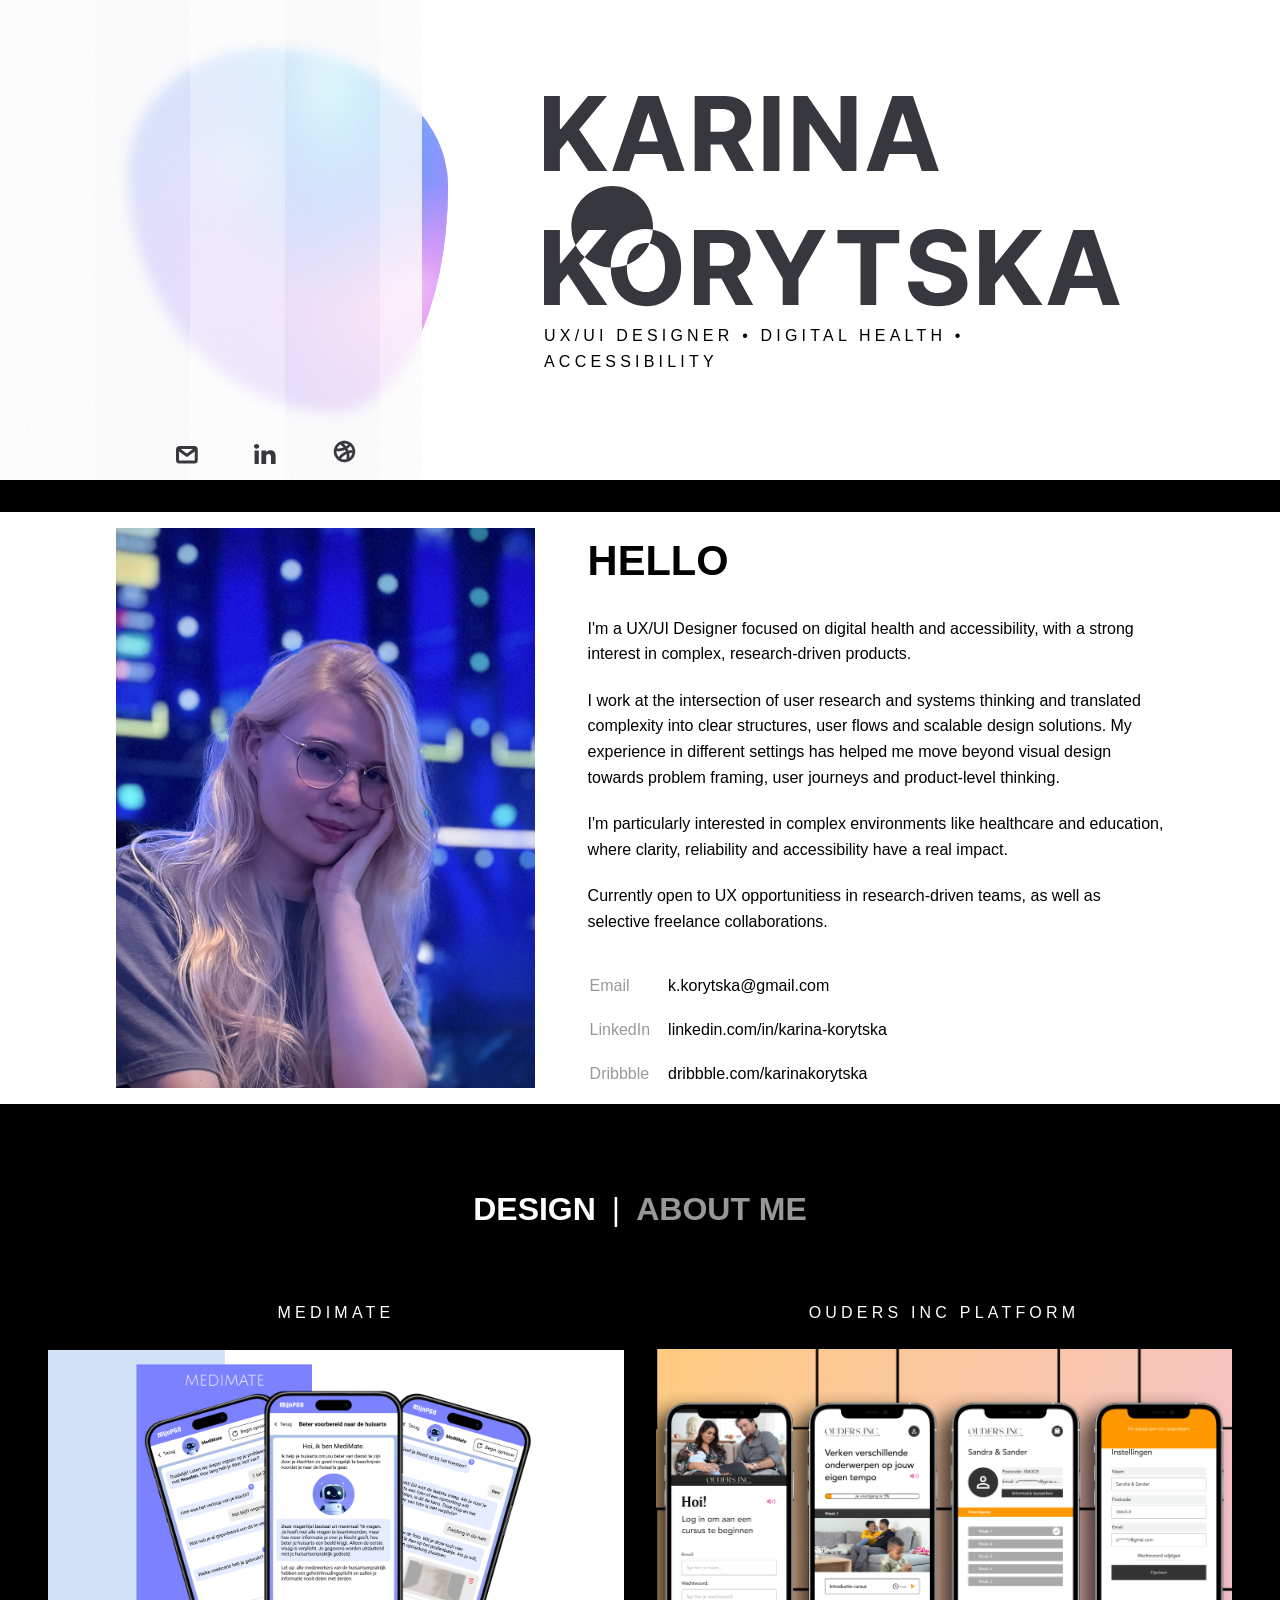
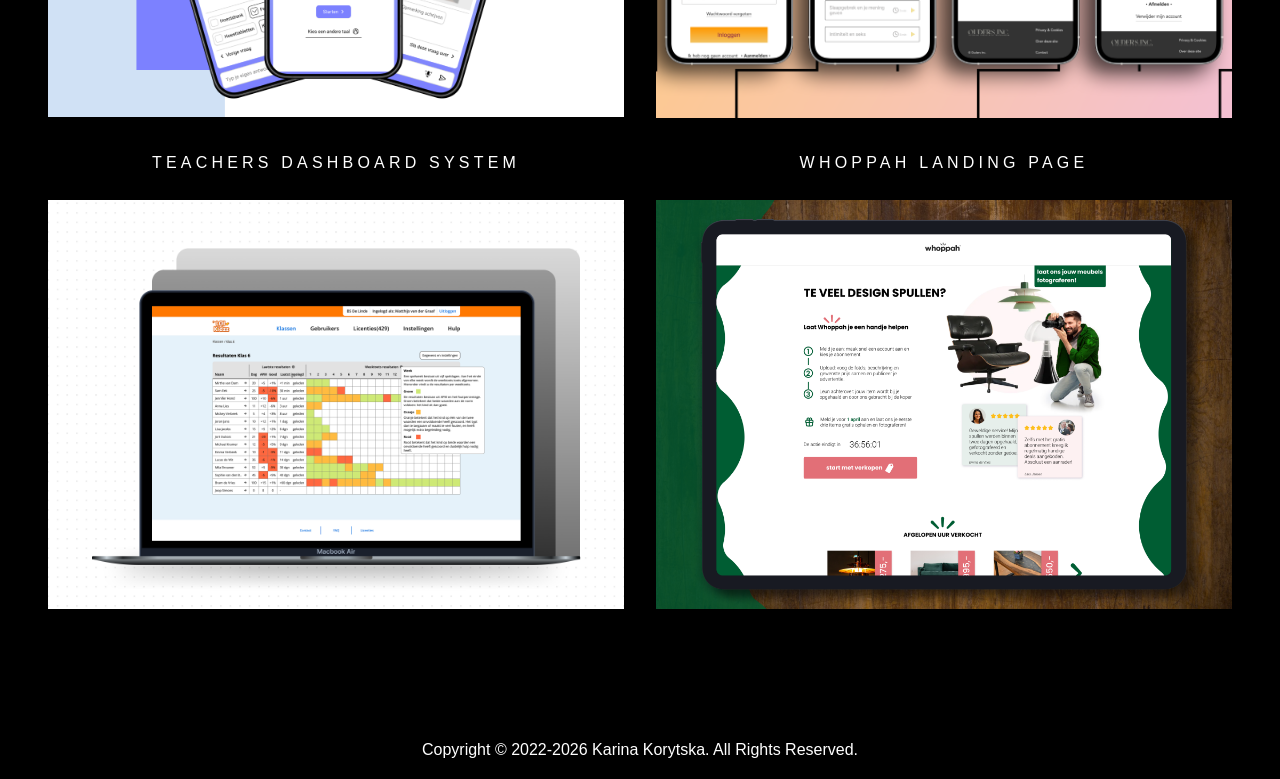
<file: index.html>
<!DOCTYPE html>
<html lang="en">
<head>
    <meta charset="UTF-8">
    <meta name="viewport" content="width=device-width, initial-scale=1.0">
    <title>Karina Korytska</title>
    <link href="styles/style.css" rel="stylesheet" />
      <link
      rel="icon"
      type="image/svg+xml"
      href="./assets/icons/karina-korytska-logo.svg"
    />
</head>
<body>
  <a class="skip-link" href="#works-panel">
  Skip to projects </a>

 <header class="header">
        <section class="header-bg" aria-hidden="true">
          <div class="scene">
      <div class="blob" id="blob">
        <div class="blob__surface"></div>
        <div class="blob__shine"></div>
        <div class="blob__grain"></div>
      </div>

      <div class="curtain" aria-hidden="true">
        <div class="curtain__bands"></div>
        <div class="curtain__texture"></div>
      </div>
    </div>
        </section>
        <section class="header-intro">
           
         <section class="section-intro">
            <span class="visually-hidden">Karina Koryska</span>
            <img src="assets/icons/karina-korytska-logo.svg" alt="" aria-hidden="true">
           <h1>
            <span aria-hidden="true">
              UX/UI Designer • Digital Health • Accessibility
            </span>

            <span class="sr-only">
              Karina Korytska - UX/UI Designer, Digital Health, Accessibility
            </span>
            </h1>
        </section>

         <section class="nav-section">
          <section class="nav-links">
            <ul>
              <li>
                <button  data-email="k.korytska@gmail.com"  aria-label="Copy email address of Karina Korytska" class="copy-email" id="copy-email"
                type="button"
                ><img src="./assets/icons/mail-icon.svg" alt=""
                />
              </button>
              <span class="tooltip copy-tooltip" id="copy-tooltip" aria-hidden="true">Copy email</span>
              </li>
              <li>
                <a href="https://www.linkedin.com/in/karina-korytska/" target="_blank" aria-label="Karina Korytska on LinkedIn"
                  ><img src="./assets/icons/linkedin-logo.svg" alt=""
                /></a>
                <span class="tooltip" aria-hidden="true">View LinkedIn</span>
              </li>
              <li>
                <a href="https://dribbble.com/karinakorytska" target="_blank"  aria-label="Karina Korytska on Dribbble"
                  ><img src="./assets/icons/dribbble-logo.svg" alt=""
                />
              <span class="tooltip" aria-hidden="true">View Dribbble</span>
              </a>
              </li>
            </ul>
          </section>

        </section>

        </section>
    </header>
   
    <div class="decoration-line" aria-hidden="true"></div>
    <main>
        <section class="container">
        <img src="./assets/pictures/me.png" alt="Picture of Karina Korytska" />
        <section class="about-me">
          <h2>Hello</h2>
          <p>
            I'm a UX/UI Designer focused on digital health and accessibility, with a strong interest in complex, research-driven products.
          </p>
          <p>
            I work at the intersection of user research and systems thinking and translated complexity into clear structures, user flows and scalable design solutions. My experience in different settings has helped me move beyond visual design towards problem framing, user journeys and product-level thinking.
          </p>
          <p>
            I'm particularly interested in complex environments like healthcare and education, where clarity, reliability and accessibility have a real impact.
          </p>
          <p>
            Currently open to UX opportunitiess in research-driven teams, as well as selective freelance collaborations.            </p>
          
          <section class="contact-section" aria-hidden="true" >
            <table>
              <tr>
                <td>Email</td>
                <td>k.korytska@gmail.com</td>
              </tr>
              <tr>
                <td>LinkedIn</td>
                <td>linkedin.com/in/karina-korytska</td>
              </tr>
              <tr>
                <td>Dribbble</td>
                <td>dribbble.com/karinakorytska</td>
              </tr>
            </table>
          </section>
        </section>
      </section>

    </main>


    <section class="skills-section">
      <div id="overviewContainer" class="button-container" role="tablist" aria-label="Content sections"
>
        <button id="designBtn" class="active" role="tab" aria-selected="true" aria-controls="works-panel">Design</button>
        <span aria-hidden="true">|</span>
        <button id="aboutMeBtn" role="tab" aria-selected="false" aria-controls="experience-panel">About me</button>
      </div>

    

      <section class="works" id="works-panel" role="tabpanel" aria-labelledby="designBtn">
        <div class="works-container" id="worksSection">
          <a href="medimate.html#project">
            <h3>MediMate</h3>
            <img src="./assets/works/medimate/medimate-mockup.png" alt="Preview of MediMate healthcare app" />
          </a>
          <a href="ouders-inc.html#project">
            <h3>Ouders Inc Platform</h3>
            <img src="./assets/works/ouders-inc/oinc-mockup.png" alt="Preview of parenting platform web app" />
          </a>

          <a href="teachers-dashboard.html#project">
            <h3>Teachers Dashboard System</h3>
            <img src="./assets/works/docentenportaal/sss-mockup.png" alt="Preview of teachers dashboard" />
          </a>
          <a href="whoppah.html#project">
            <h3>Whoppah landing page</h3>
            <img src="./assets/works/whoppah/whoppah-mockup.png" alt="Preview of Whoppah landing page" />
          </a>   
        </div>
    </section>

   <section class="experience" id="experience-panel" role="tabpanel" aria-labelledby="aboutMeBtn" hidden>
        <div class="info-section">
          <section>
            <h3>Education</h3>
            <p class="bold">2026 - present</p>
            <ul>
              <li>
                Master Digital Design, Interaction Design, Amsterdam University of
                Applied Sciences
              </li>
            </ul>
            <p class="bold">2022 - 2026</p>
            <ul>
              <li>
                BSc in Communication and Multimedia Design, Amsterdam University of
                Applied Sciences
              </li>
            </ul>
            <p class="bold">2025 - 2025</p>
            <ul>
              <li>
                Clinical Psychology (Minor), 
                Open University of Open University of the Netherlands
              </li>
            </ul>
            <p class="bold">2024 - 2025</p>
            <ul>
              <li>
                Service Design (Minor), 
                Amsterdam University of Applied Sciences  
              </li>
            </ul>
            

          </section>

          <section>
            <h3>Courses</h3>
            <p class="bold">01.2025 - 07.2025</p>
            <ul>
              <li>
                Front-end Development Bootcamp, NOVI University of Applied Sciences
              </li>
            </ul>
            
             <p class="bold">04.2024 - 06.2024</p>
            <ul>
              <li> Front-end Development coursework, Amsterdam University of Applied Sciences </li>
            </ul>

            <p class="bold">03.2022 - 04.2022</p>
            <ul>
              <li>
                PathWays IT orientation program, Techgrounds 
              </li>
            </ul>
          </section>

         
          <section>
            <h3>Hard skills</h3>
             <h4>UX/UI & Design</h4>
            <ul>
              <li>User flows, wireframing, prototyping, responsive design</li>
            </ul>

            <h4>Research & Service Design</h4>
            <ul>
              <li>User interviews, usability testing, user observation, qualitative research</li>
            </ul>


             <h4>Accessibility</h4>
            <ul>
              <li>WCAG, accessible interface design, accessibility evaluation</li>
            </ul>


            <h4>Tools & Development</h4>
            <ul>
              <li>Figma</li>
              <li>HTML / CSS</li>
              <li>JavaScript (basic)</li>
              <li>React (basic)</li>
              <li>Power BI (basic)</li>
            </ul>


             <h4>Visual Design</h4>
            <ul>
              <li>Adobe Photoshop (basic)</li>
              <li>Adobe Illustrator</li>
              <li>Blender</li>
            </ul>
          </section>

           <section>
            <h3>Soft skills</h3>
            <h4>Empathetic & User-focused</h4>
            <ul>
              <li>Understanding different perspectives and user needs.</li>
            </ul>

            <h4>Collaborative</h4>
            <ul>
              <li>Working with stakeholders and developers to align ideas and solutions.</li>
            </ul>


            <h4>Research-driven</h4>
            <ul>
              <li>Using research and feedback to inform design decisions.</li>
            </ul>
            

            <h4>Analytical & Structured</h4>
            <ul>
              <li>Breaking down complex problems into clear, actionable steps.</li>
            </ul>
            
             <h4>Iterative & Adaptable</h4>
            <ul>
              <li>Refining concepts through testing, feedback and new insights.</li>
            </ul>
            
          </section>


          <section class="experience-container">
            <h3>Work experience</h3>

             <p class="bold">09.2025 - 02.2026</p>
            <h4>Independent UX/UI Designer</h4>
            <ul>
              <li>Analysed and improved the usability and accessibility of websites for GP practices.</li>
              <li>Identified UX issues, recommended and implemented practical improvements to make information easier to find and use.</li>             
            </ul>

            <p class="bold">01.2025 - 07.2025</p>
            <h4>UX/UI Designer intern at Organiq</h4>
            <ul>
              <li>Designed user flows and interfaces for a complex role-based digital school system.</li>
              <li>Collaborated closely with developers and stakeholders.</li>             
              <li>Conducted user testing and iterations based on feedback.</li>
              <li>Ensured technical feasibility and system logic throughout the design process.</li>
            </ul>

            <p class="bold">01.2024 - 06.2024</p>
            <h4>UX/UI Designer & 3D-Artist intern at Organiq</h4>
            <ul>
              <li>Redesigned and developed user flows for a course targeting expectant parents.</li>              
              <li>Analyzed and optimized existing features to enhance the overall user experience (UX).</li>              
              <li>Contributed to digital projects for children, focusing on UX and visual design.</li>
            </ul>

            <p class="bold">09.2023 - 11.2023</p>
            <h4>UX/UI intern at Think Volunteer Indonesia</h4>
            <ul>
              <li>Refreshed an outdated brand identity and designed a new website, validated through focus group testing.</li>
            </ul>

            <p class="bold">02.2023 - 06.2023</p>
            <h4>Participant UX Research - Registration Functionality, Amsterdam University of Applied Sciences</h4>
            <ul>
              <li>
                Conducted usability testing for a new educational system.
              </li>
            </ul>
          </section>   
        </div>
      </section>

    <footer>
      <section class="copyright"><p>Copyright © 2022-2026 Karina Korytska. All Rights Reserved.</p></section> </section>
    </footer>
</body>

<script defer src="scripts/script.js"></script>
</html>
</file>
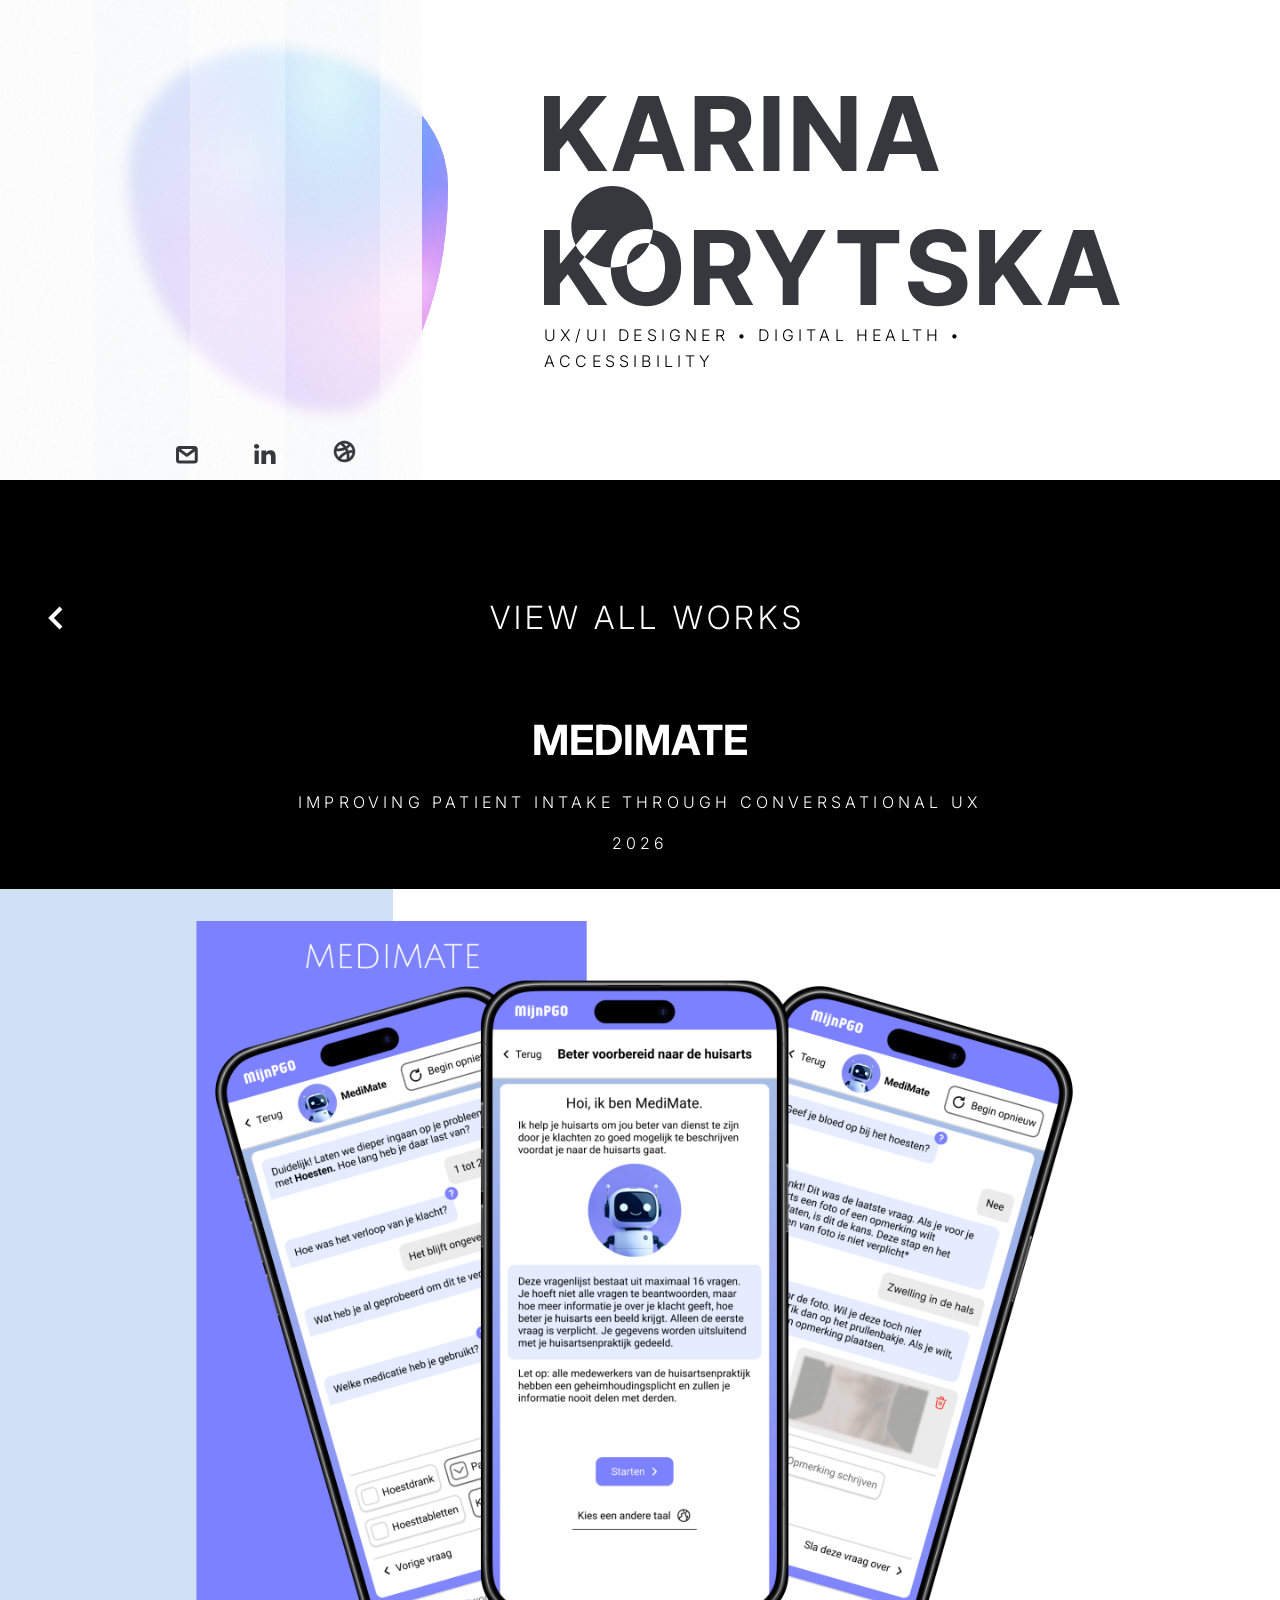
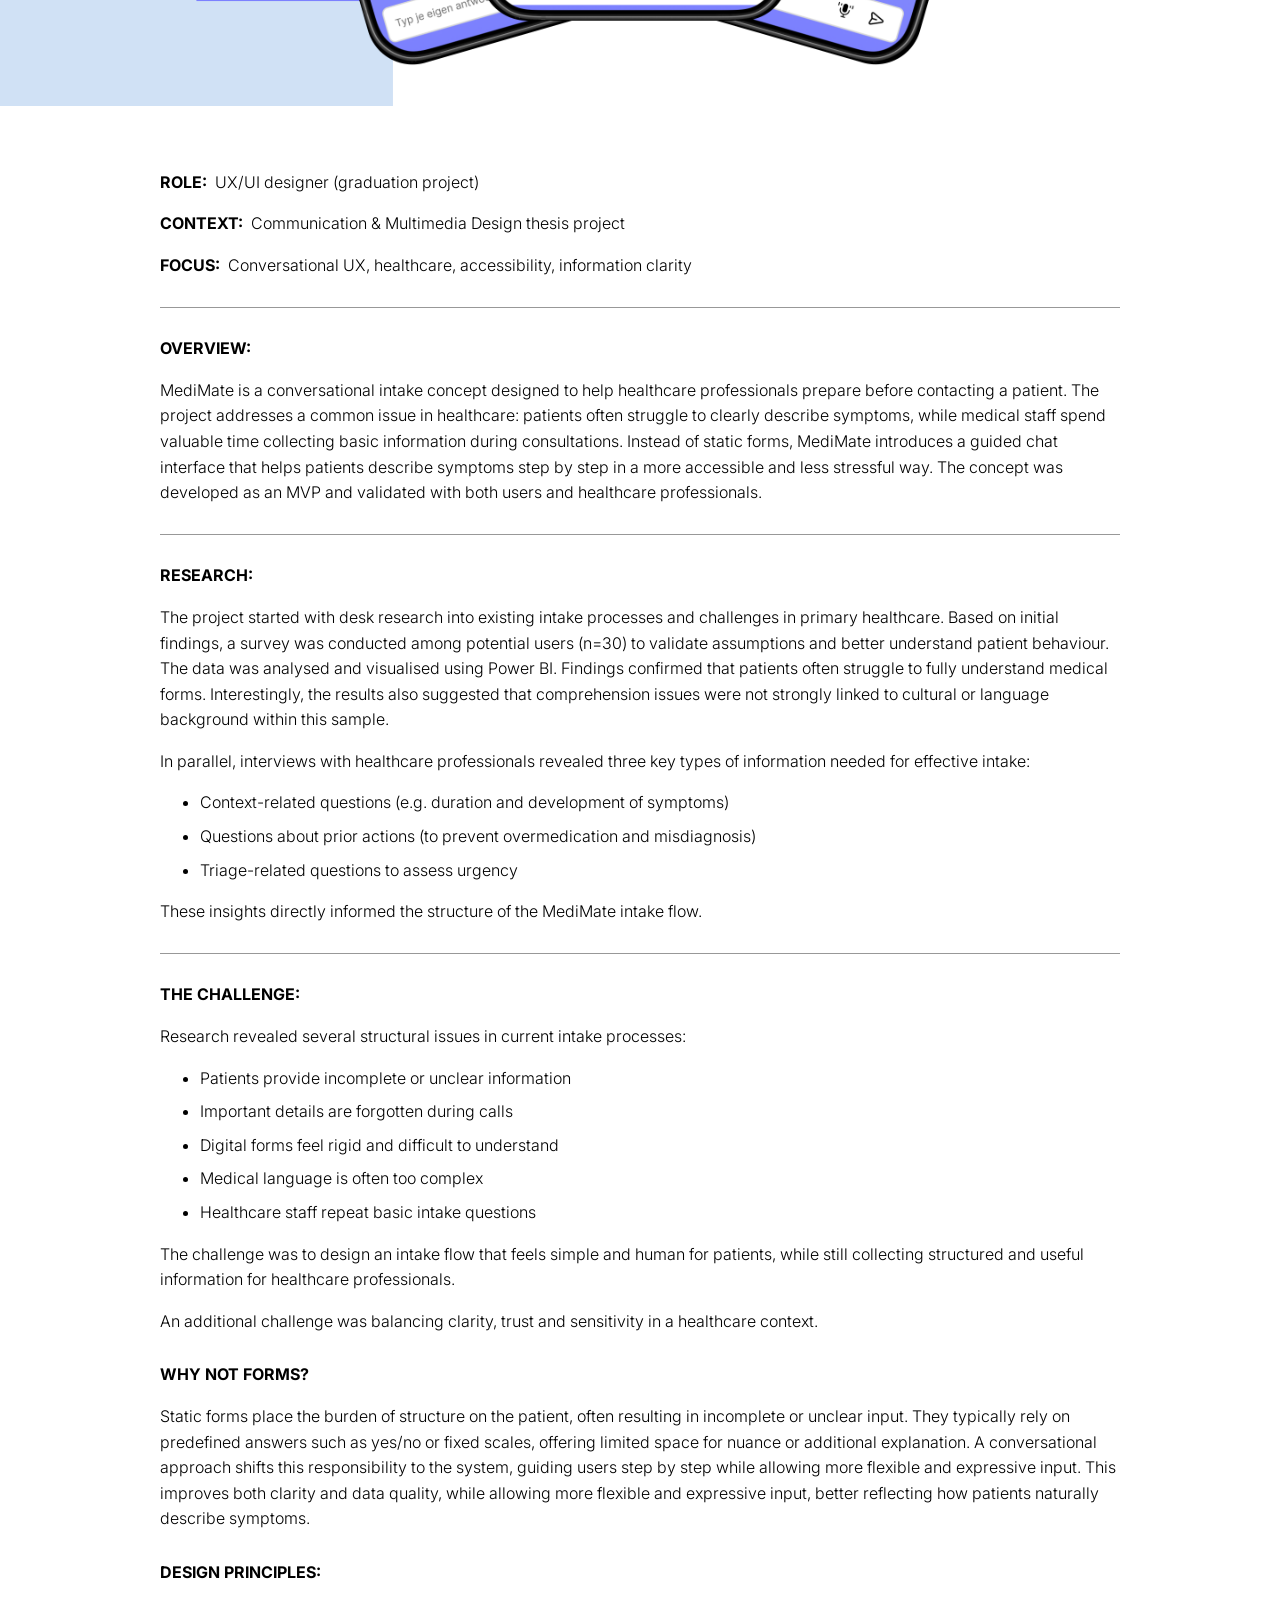
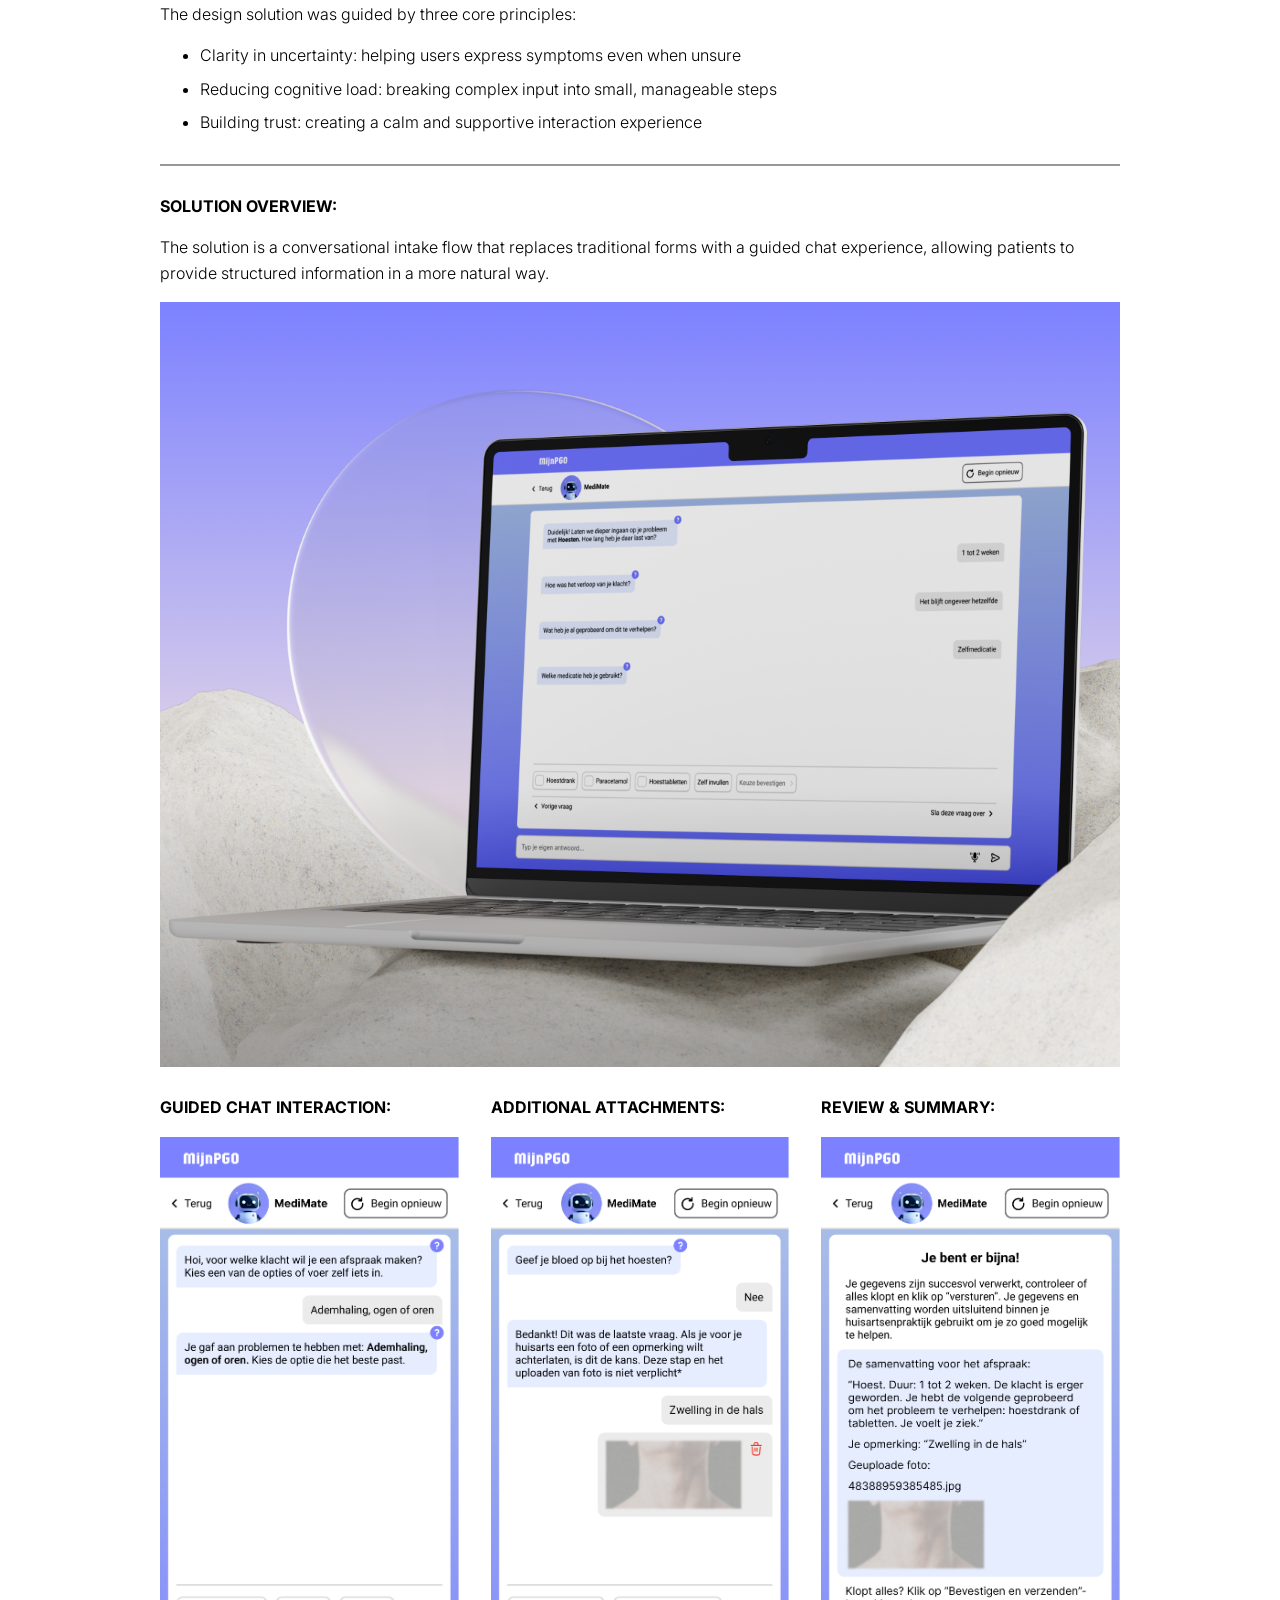
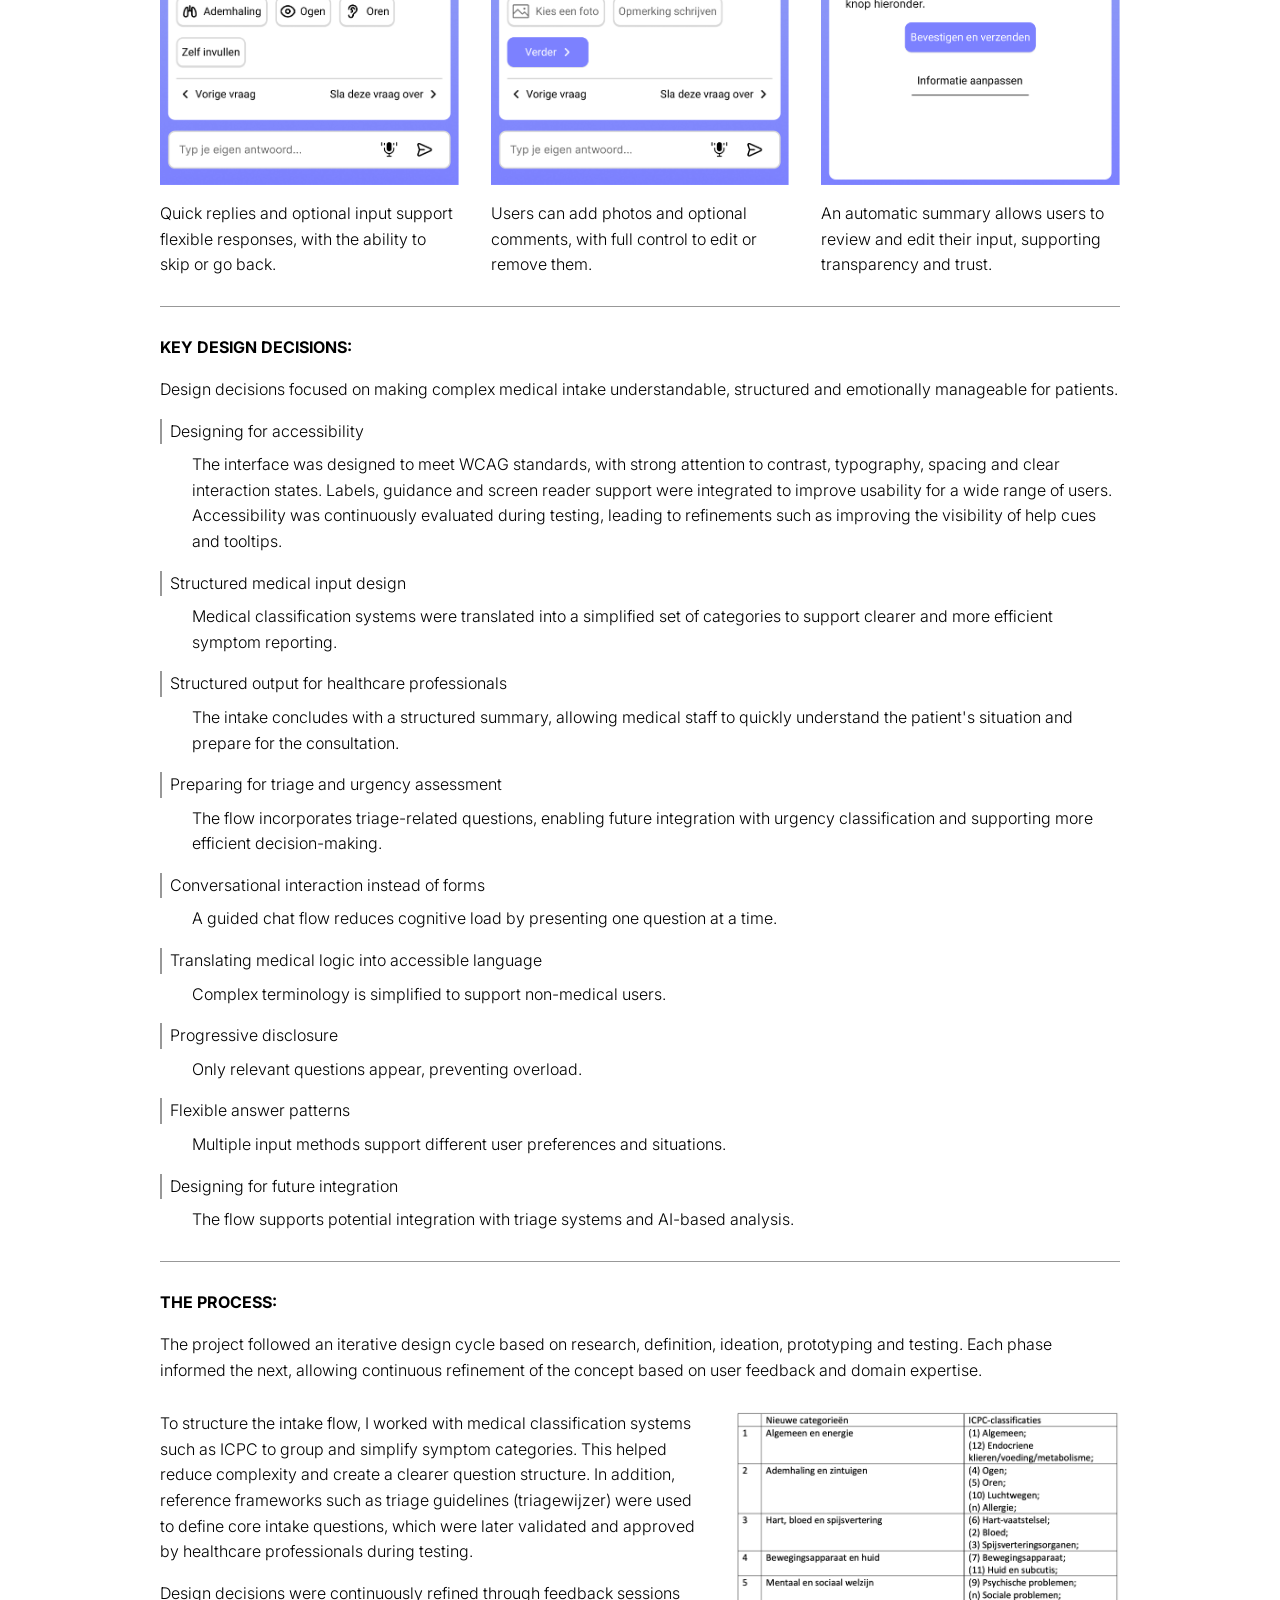
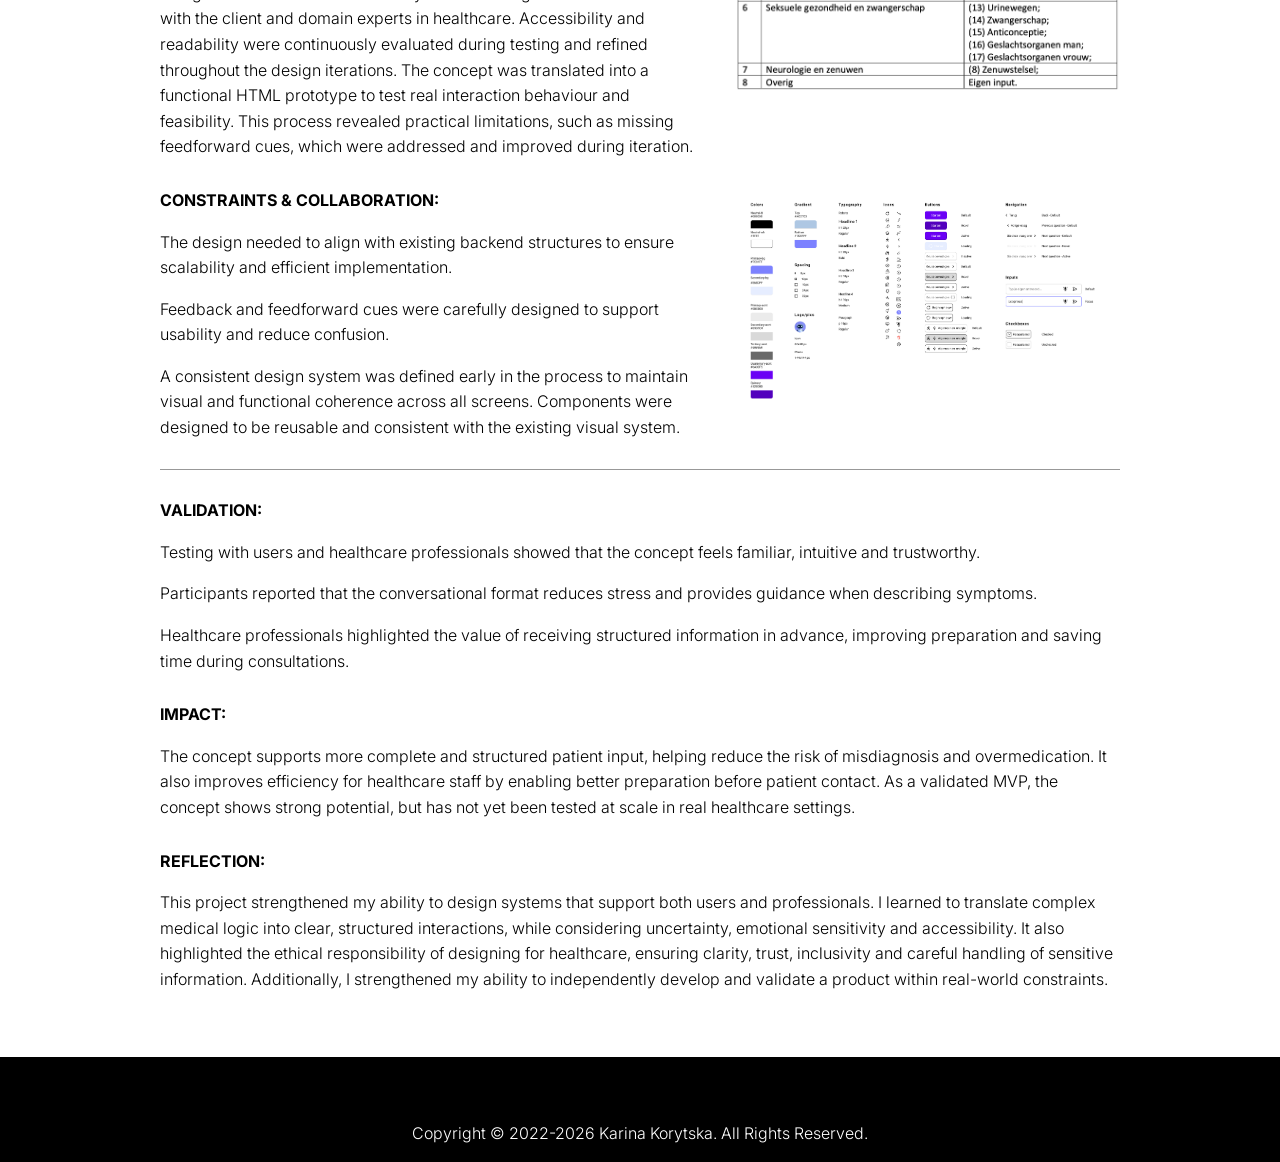
<file: medimate.html>
<!DOCTYPE html>
<html lang="en">
<head>
    <meta charset="UTF-8">
    <meta name="viewport" content="width=device-width, initial-scale=1.0">
    <title>Karina Korytska</title>
    <link href="styles/style.css" rel="stylesheet" />
      <link
      rel="icon"
      type="image/svg+xml"
      href="./assets/icons/karina-korytska-logo.svg"
    />
    <link rel="preconnect" href="https://fonts.googleapis.com">
<link rel="preconnect" href="https://fonts.gstatic.com" crossorigin>
<link href="https://fonts.googleapis.com/css2?family=Inter:ital,opsz,wght@0,14..32,100..900;1,14..32,100..900&display=swap" rel="stylesheet">
</head>
<body>
   <a class="skip-link" href="#project"> Skip to project </a>

 <header class="header">
        <section class="header-bg" aria-hidden="true">
          <div class="scene">
      <div class="blob" id="blob">
        <div class="blob__surface"></div>
        <div class="blob__shine"></div>
        <div class="blob__grain"></div>
      </div>

      <div class="curtain" aria-hidden="true">
        <div class="curtain__bands"></div>
        <div class="curtain__texture"></div>
      </div>
    </div>
        </section>
        <section class="header-intro">
           
         <section class="section-intro">
            <span class="visually-hidden">Karina Koryska</span>
            <img src="assets/icons/karina-korytska-logo.svg" alt="" aria-hidden="true">
           <h1>
            <span aria-hidden="true">
              UX/UI Designer • Digital Health • Accessibility
            </span>

            <span class="sr-only">
              Karina Korytska - UX/UI Designer, Digital Health, Accessibility
            </span>
            </h1>
        </section>

         <section class="nav-section">
          <section class="nav-links">
            <ul>
              <li>
                <button  data-email="k.korytska@gmail.com"  aria-label="Copy email address of Karina Korytska" class="copy-email" id="copy-email"
                type="button"
                ><img src="./assets/icons/mail-icon.svg" alt=""
                />
              </button>
              <span class="tooltip copy-tooltip" id="copy-tooltip" aria-hidden="true">Copy email</span>
              </li>
              <li>
                <a href="https://www.linkedin.com/in/karina-korytska/" target="_blank" aria-label="Karina Korytska on LinkedIn"
                  ><img src="./assets/icons/linkedin-logo.svg" alt=""
                /></a>
                <span class="tooltip" aria-hidden="true">View LinkedIn</span>
              </li>
              <li>
                <a href="https://dribbble.com/karinakorytska" target="_blank"  aria-label="Karina Korytska on Dribbble"
                  ><img src="./assets/icons/dribbble-logo.svg" alt=""
                />
              <span class="tooltip" aria-hidden="true">View Dribbble</span>
              </a>
              </li>
            </ul>
          </section>

        </section>

        </section>
    </header>
 <div class="decoration-line" aria-hidden="true"></div>
    <main class="visually-hidden" hidden>
        <div class="container">
        <img src="./assets/pictures/me.png" alt="Picture of Karina Korytska" />
        <section class="about-me">
          <h1>Hello</h1>
          <p>
            I'm a UX/UI Designer focused on digital health and accessibility, with a strong interest in complex, research-driven products.
          </p>
          <p>
            I work at the intersection of user research and systems thinking and translated complexity into clear structures, user flows and scalable design solutions. During my studies, I combined an accelerated graduation track with 1.5 years of professional experience, which helped me move beyond visual design into problem framing, user journeys and product-level thinking.
          </p>
          <p>
            I'm particularly interested in designing for complex environments like healthcare and education, where clarity, reliability and accessibility have a real impact.
          </p>
          <p>
            Currently open to junior UX roles in research-driven teams, as well as selective freelance collaborations.            </p>
          
          <section class="contact-section">
            <table>
              <tr>
                <td>e-mail</td>
                <td>k.korytska@gmail.com</td>
              </tr>
              <tr>
                <td>LinkedIn</td>
                <td>linkedin.com/in/karina-korytska</td>
              </tr>
              <tr>
                <td>Dribbble</td>
                <td>dribbble.com/karinakorytska</td>
              </tr>
            </table>
          </section>
        </section>
      </div>

    </main>


    <section class="skills-section">
      <div id="detailContainer" class="button-container">
        <a id="designReturnBtn" class="active return-button" href="index.html#works" aria-label="Navigate to all works">
          <img src="./assets/icons/arrow-back-white.svg" alt="" aria-hidden="true"/>
          <span class="nav-title">View all works</span>
        </a>
      </div>

      <section class="works">
   
      <section class="work" id="project">
        <div>
            <section class="work-intro">
              <h2>Medimate</h2>
              <h3>Improving patient intake through conversational UX</h3>   
              <p class="project-year">2026</p>
            </section>
            <section>
            <img src="./assets/works/medimate/medimate-mockup.png" alt="MediMate app interface preview on mobile device" />
            </section>
            
            <section class="process-section">
            <section class="context">
                <section>
                <h4>Role:</h4><p>UX/UI designer (graduation project)</p>
                </section>
                <section>
                <h4>Context:</h4><p>Communication & Multimedia Design thesis project</p>
                </section>
                <section>
                <h4>Focus:</h4><p>Conversational UX, healthcare, accessibility, information clarity</p>
            </section>
            </section>

            <div class="decoration-line line-ouders" aria-hidden="true"></div>

            <section class="article">
                <h4>Overview:</h4><p>MediMate is a conversational intake concept designed to help healthcare professionals prepare before contacting a patient. The project addresses a common issue in healthcare: patients often struggle to clearly describe symptoms, while medical staff spend valuable time collecting basic information during consultations. Instead of static forms, MediMate introduces a guided chat interface that helps patients describe symptoms step by step in a more accessible and less stressful way. The concept was developed as an MVP and validated with both users and healthcare professionals.</p>
            </section>

             <div class="decoration-line line-ouders" aria-hidden="true"></div>
             <section class="article">
                <h4>Research:</h4><p>The project started with desk research into existing intake processes and challenges in primary healthcare. Based on initial findings, a survey was conducted among potential users (n=30) to validate assumptions and better understand patient behaviour. The data was analysed and visualised using Power BI. Findings confirmed that patients often struggle to fully understand medical forms. Interestingly, the results also suggested that comprehension issues were not strongly linked to cultural or language background within this sample.</p>
                <p>In parallel, interviews with healthcare professionals revealed three key types of information needed for effective intake:</p>
                <ol>
                  <li>Context-related questions (e.g. duration and development of symptoms)</li>
                  <li>Questions about prior actions (to prevent overmedication and misdiagnosis)</li>
                  <li>Triage-related questions to assess urgency</li>
                </ol>
                <p>These insights directly informed the structure of the MediMate intake flow.</p>
            </section>

            <div class="decoration-line line-ouders" aria-hidden="true"></div>
 
            <section class="article">
                <h4>The challenge:</h4>
                <p>Research revealed several structural issues in current intake processes:</p>
                <ol>
                  <li>Patients provide incomplete or unclear information</li>
                  <li>Important details are forgotten during calls</li>
                  <li>Digital forms feel rigid and difficult to understand</li>
                  <li>Medical language is often too complex</li>
                  <li>Healthcare staff repeat basic intake questions</li>
                </ol>
                <p>The challenge was to design an intake flow that feels simple and human for patients, while still collecting structured and useful information for healthcare professionals.</p>
                <p>An additional challenge was balancing clarity, trust and sensitivity in a healthcare context.</p>
            </section>

            <section class="article">
              <h4>Why not forms?</h4>
              <p>Static forms place the burden of structure on the patient, often resulting in incomplete or unclear input. They typically rely on predefined answers such as yes/no or fixed scales, offering limited space for nuance or additional explanation. A conversational approach shifts this responsibility to the system, guiding users step by step while allowing more flexible and expressive input. This improves both clarity and data quality, while allowing more flexible and expressive input, better reflecting how patients naturally describe symptoms.</p>            
            </section>

             <section class="article">
                <h4>Design Principles:</h4>
              <p>The design solution was guided by three core principles:</p>
              <ol>
                <li>Clarity in uncertainty: helping users express symptoms even when unsure</li>
                <li>Reducing cognitive load: breaking complex input into small, manageable steps</li>
                <li>Building trust: creating a calm and supportive interaction experience</li>
              </ol>
            </section>

            <div class="decoration-line line-ouders" aria-hidden="true"></div>

            <section class="article">
                <h4>Solution Overview:</h4>
                <p>The solution is a conversational intake flow that replaces traditional forms with a guided chat experience, allowing patients to provide structured information in a more natural way.</p>
                <img src="assets/works/medimate/medimate-desktop-mockup.png" alt="MediMate desktop web application mockup showing chat interface">
            </section>

            <section class="horizontal-process-container">
              <article class="article">
                <h4>Guided chat interaction:</h4>
                <img src="assets/works/medimate/medimate-screen-interaction.png" alt="Chat-based interaction flow with quick replies and optional free text input">
                <p>Quick replies and optional input support flexible responses, with the ability to skip or go back.</p>
              </article>
              <article class="article">
                <h4>Additional attachments:</h4>
                <img src="assets/works/medimate/medimate-screen-attachments.png" alt="Screen for adding attachments such as photos and comments">
                <p>Users can add photos and optional comments, with full control to edit or remove them.</p>
              </article>
              <article class="article">
                <h4>Review & summary:</h4>
                <img src="assets/works/medimate/medimate-screen-summary.png" alt="Review screen showing summary of user input before submission with edit options">
                <p>An automatic summary allows users to review and edit their input, supporting transparency and trust.</p>
              </article>
            </section>

            <div class="decoration-line line-ouders" aria-hidden="true"></div>

              <section class="article">
                <h4>Key design decisions:</h4>
                <section class="article">
                <p>Design decisions focused on making complex medical intake understandable, structured and emotionally manageable for patients.</p>
                <section class="article-list">
                    <p>Designing for accessibility</p>
                    <p>The interface was designed to meet WCAG standards, with strong attention to contrast, typography, spacing and clear interaction states. Labels, guidance and screen reader support were integrated to improve usability for a wide range of users. Accessibility was continuously evaluated during testing, leading to refinements such as improving the visibility of help cues and tooltips.</p>
                </section>

                <section class="article-list">
                    <p>Structured medical input design</p>
                    <p>Medical classification systems were translated into a simplified set of categories to support clearer and more efficient symptom reporting.</p>
                </section>

                <section class="article-list">
                    <p>Structured output for healthcare professionals</p>
                    <p>The intake concludes with a structured summary, allowing medical staff to quickly understand the patient's situation and prepare for the consultation.</p>
                </section>

                <section class="article-list">
                    <p>Preparing for triage and urgency assessment</p>
                    <p>The flow incorporates triage-related questions, enabling future integration with urgency classification and supporting more efficient decision-making.</p>
                </section>

                <section class="article-list">
                    <p>Conversational interaction instead of forms</p>
                    <p>A guided chat flow reduces cognitive load by presenting one question at a time.</p>
                </section>
                
                <section class="article-list">
                    <p>Translating medical logic into accessible language</p>
                    <p>Complex terminology is simplified to support non-medical users.</p>
                </section>

                <section class="article-list">
                    <p>Progressive disclosure</p>
                    <p>Only relevant questions appear, preventing overload.</p>
                </section>


                <section class="article-list">
                    <p>Flexible answer patterns</p>
                    <p>Multiple input methods support different user preferences and situations.</p>
                </section>

                 <section class="article-list">
                    <p>Designing for future integration</p>
                    <p>The flow supports potential integration with triage systems and AI-based analysis.</p>
                </section>

                </section>   
            </section>  

            <div class="decoration-line line-ouders" aria-hidden="true"></div>


            <section class="article">
                <h4>The process:</h4>
                <p>The project followed an iterative design cycle based on research, definition, ideation, prototyping and testing. Each phase informed the next, allowing continuous refinement of the concept based on user feedback and domain expertise.</p>
            </section>

            <section class="process-container">
              <section class="article">
                <p>
                  To structure the intake flow, I worked with medical classification systems such as ICPC to group and simplify symptom categories. This helped reduce complexity and create a clearer question structure. In addition, reference frameworks such as triage guidelines (triagewijzer) were used to define core intake questions, which were later validated and approved by healthcare professionals during testing.
                </p>
                <p>
                  Design decisions were continuously refined through feedback sessions with the client and domain experts in healthcare. Accessibility and readability were continuously evaluated during testing and refined throughout the design iterations. The concept was translated into a functional HTML prototype to test real interaction behaviour and feasibility. This process revealed practical limitations, such as missing feedforward cues, which were addressed and improved during iteration.
                </p>
              </section>
              <img class="img-s" src="assets/works/medimate/medimate-categories.png" alt="Medical category selection in a structured table">
            </section>

              <section class="process-container">
              <section class="article">
                <h4>Constraints & Collaboration:</h4>
                <p> 
                  The design needed to align with existing backend structures to ensure scalability and efficient implementation.
                </p>
                <p>
                  Feedback and feedforward cues were carefully designed to support usability and reduce confusion.
                </p>
                <p>
                  A consistent design system was defined early in the process to maintain visual and functional coherence across all screens. Components were designed to be reusable and consistent with the existing visual system.
                </p>
              </section>
              <img class="img-s" src="assets/works/medimate/medimate-design-system.png" alt="MediMate design system showing colors, typography, and UI components">
            </section>


            <div class="decoration-line line-ouders" aria-hidden="true"></div>


              <section class="article">
                    <h4>Validation:</h4>
                    <p>Testing with users and healthcare professionals showed that the concept feels familiar, intuitive and trustworthy.</p>
                    <p>
                      Participants reported that the conversational format reduces stress and provides guidance when describing symptoms.
                    </p>
                    <p>
                      Healthcare professionals highlighted the value of receiving structured information in advance, improving preparation and saving time during consultations.
                    </p>
              </section>

              <section class="article">
                    <h4>Impact:</h4>
                    <p>
                    The concept supports more complete and structured patient input, helping reduce the risk of misdiagnosis and overmedication. It also improves efficiency for healthcare staff by enabling better preparation before patient contact. As a validated MVP, the concept shows strong potential, but has not yet been tested at scale in real healthcare settings.  
                    </p>
              </section>

              <section class="article">
                    <h4>Reflection:</h4>
                    <p>
                      This project strengthened my ability to design systems that support both users and professionals. I learned to translate complex medical logic into clear, structured interactions, while considering uncertainty, emotional sensitivity and accessibility. It also highlighted the ethical responsibility of designing for healthcare, ensuring clarity, trust, inclusivity and careful handling of sensitive information. Additionally, I strengthened my ability to independently develop and validate a product within real-world constraints.
                    </p>
              </section>




            </section>
          </div>
    </section>



    <footer>
      <section class="copyright"><p>Copyright © 2022-2026 Karina Korytska. All Rights Reserved.</p></section> </section>
    </footer>
</body>

<script defer src="scripts/script.js"></script>
</html>
</file>
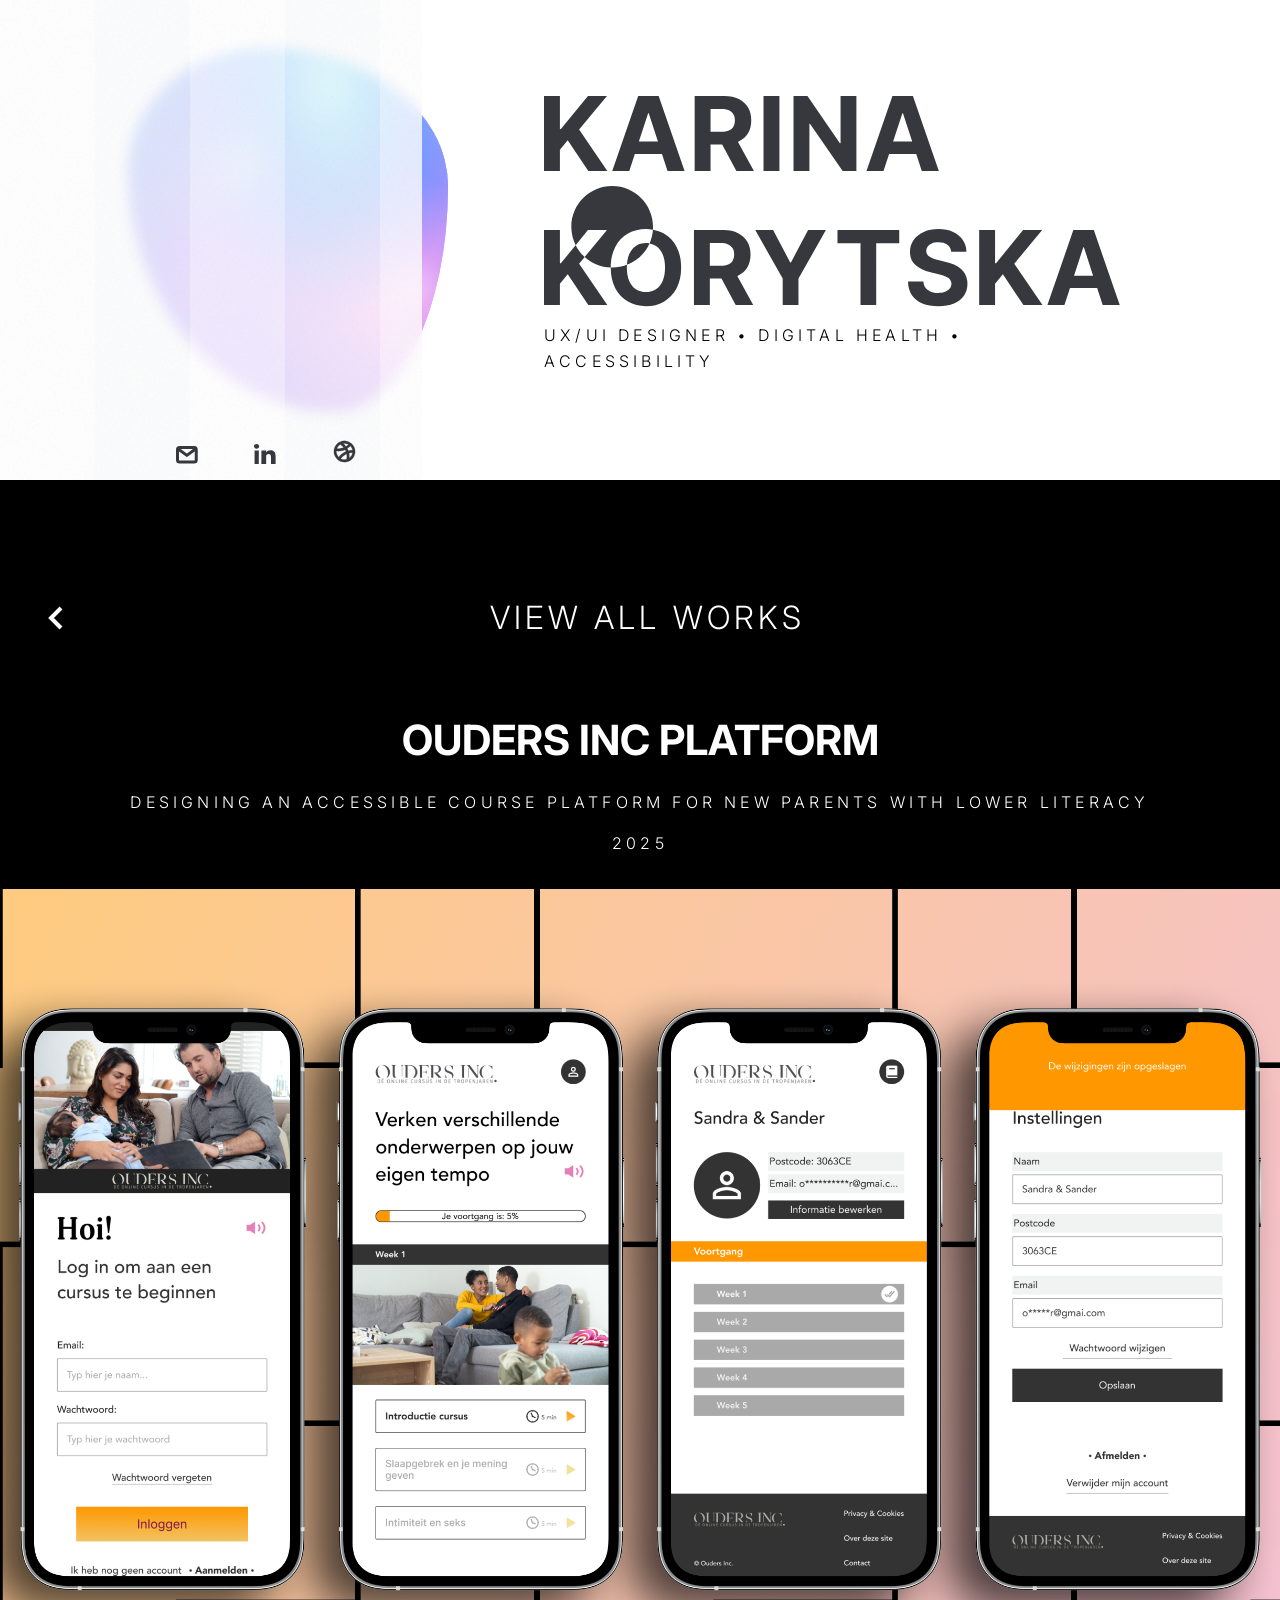
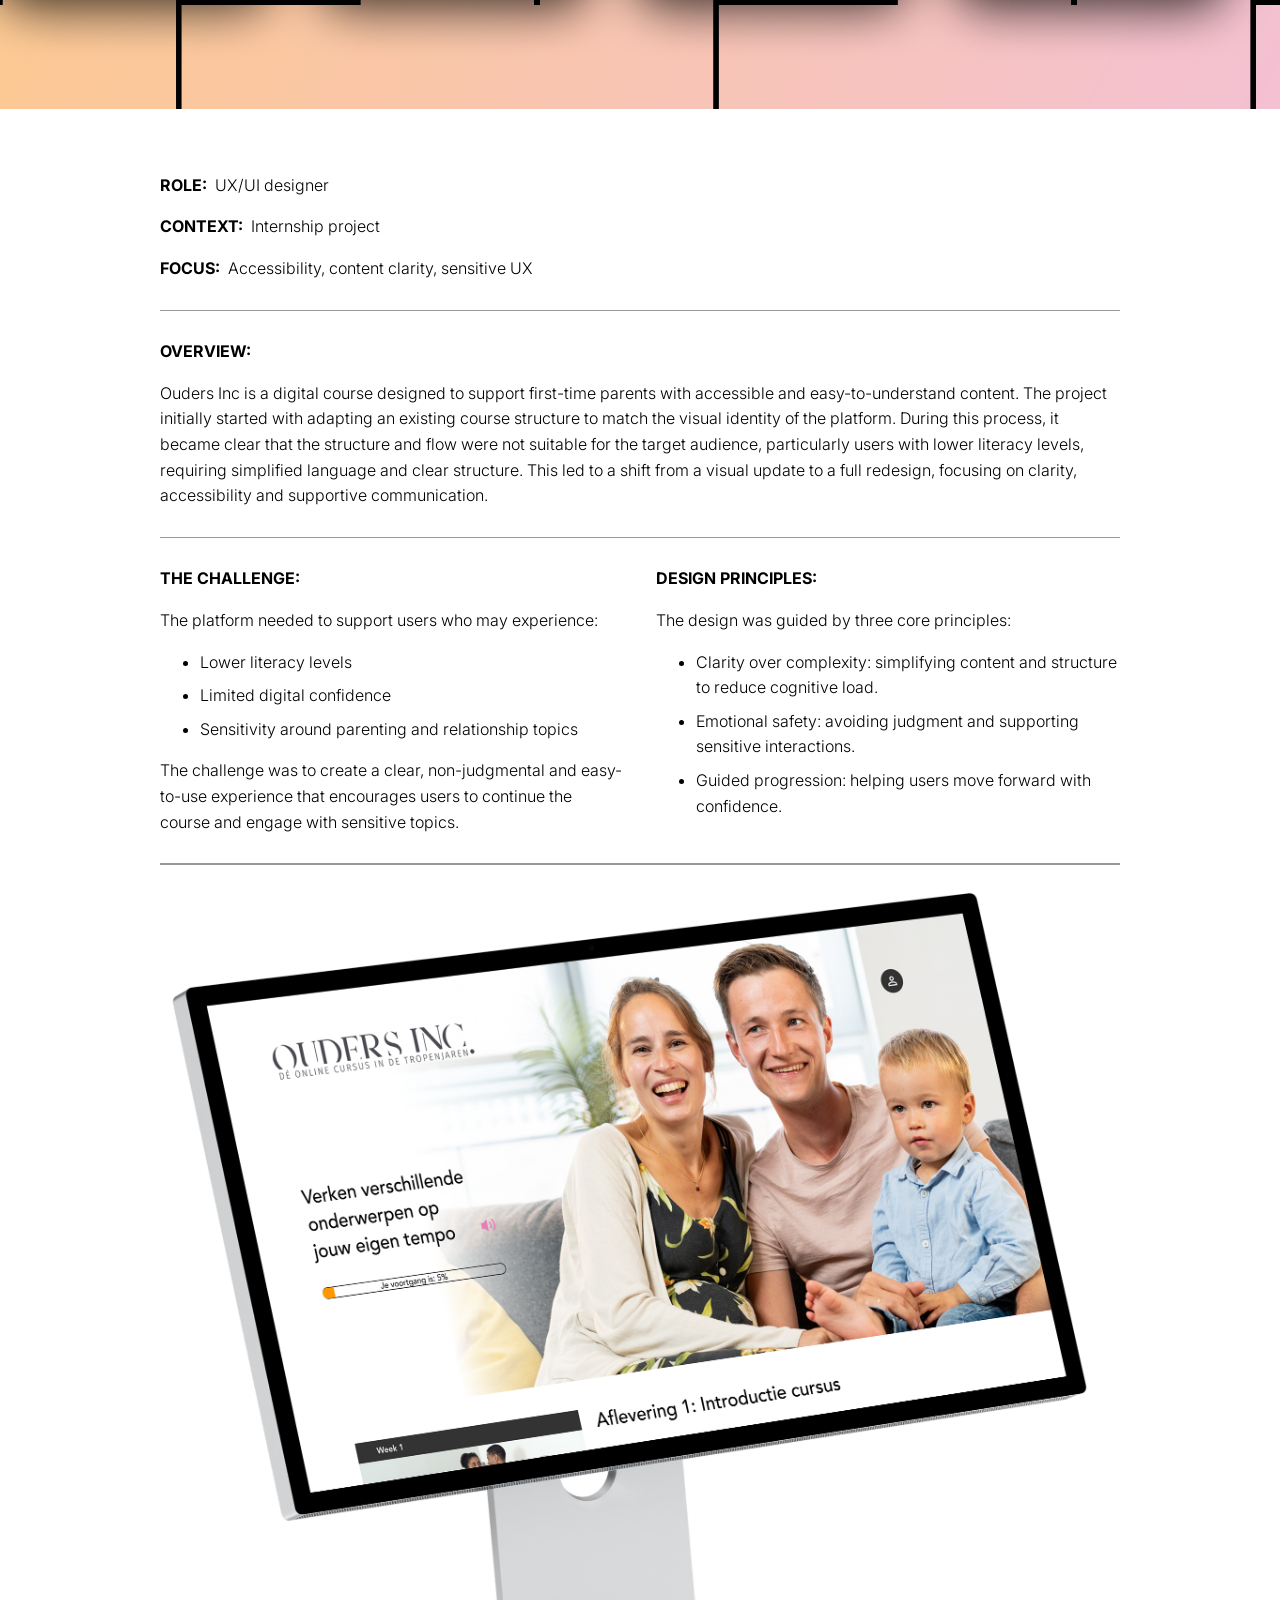
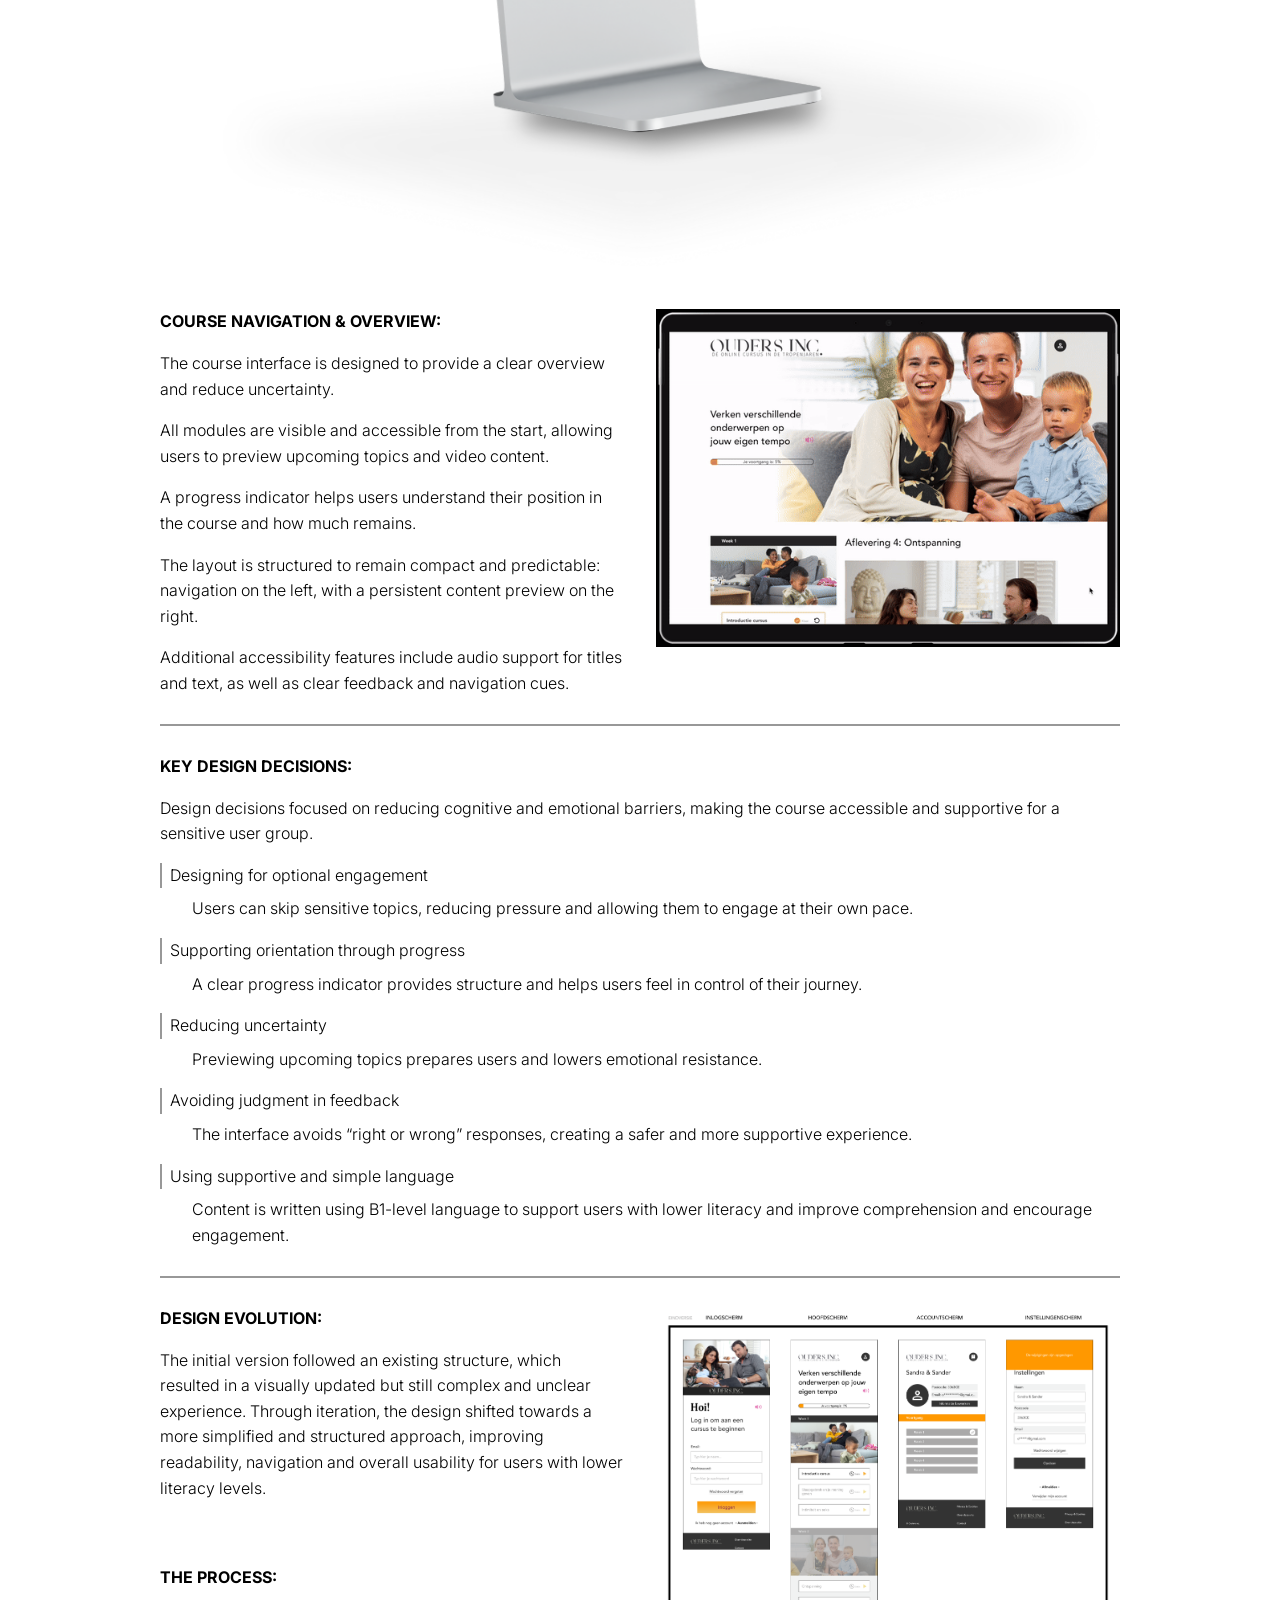
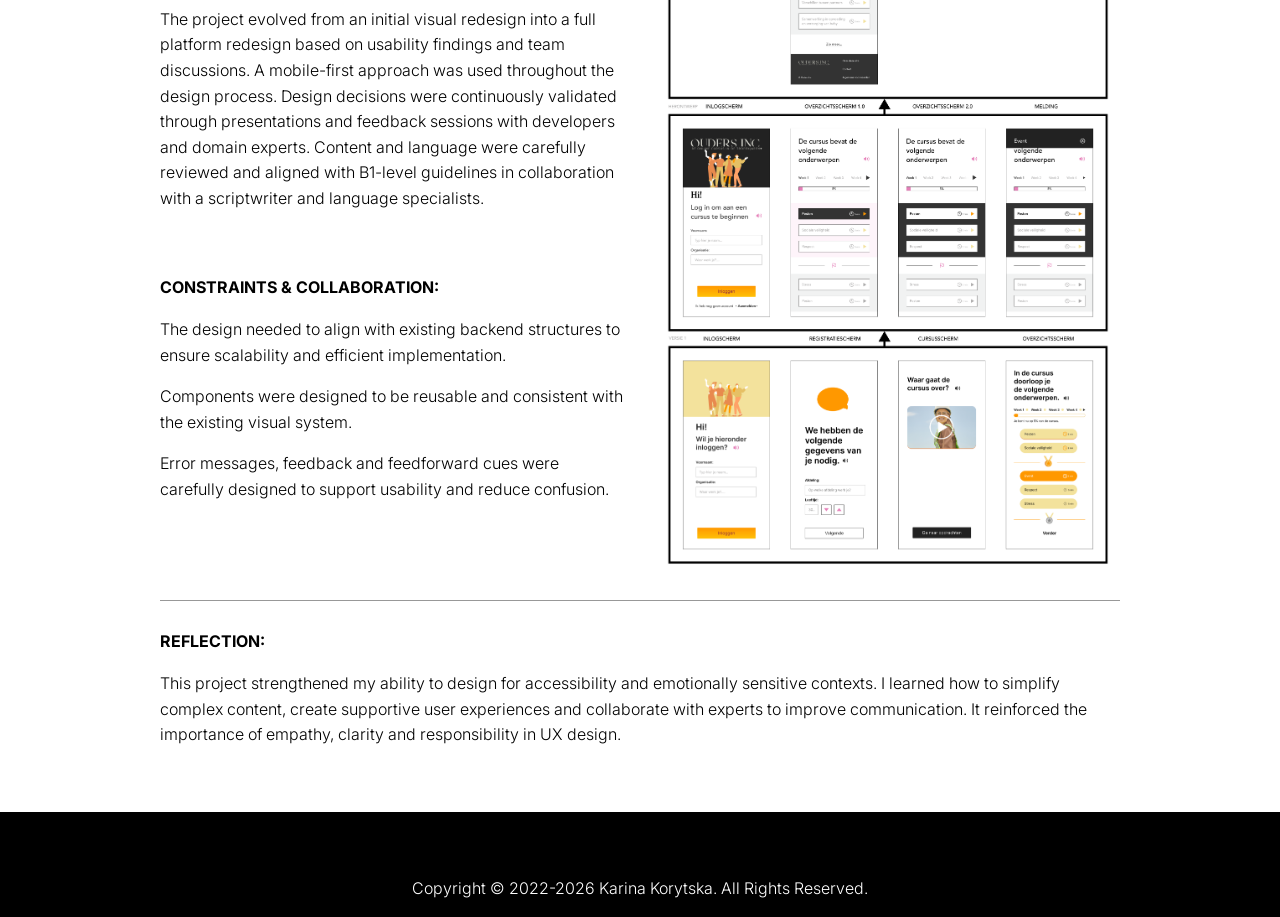
<file: ouders-inc.html>
<!DOCTYPE html>
<html lang="en">
<head>
    <meta charset="UTF-8">
    <meta name="viewport" content="width=device-width, initial-scale=1.0">
    <title>Karina Korytska</title>
    <link href="styles/style.css" rel="stylesheet" />
      <link
      rel="icon"
      type="image/svg+xml"
      href="./assets/icons/karina-korytska-logo.svg"
    />
    <link rel="preconnect" href="https://fonts.googleapis.com">
<link rel="preconnect" href="https://fonts.gstatic.com" crossorigin>
<link href="https://fonts.googleapis.com/css2?family=Inter:ital,opsz,wght@0,14..32,100..900;1,14..32,100..900&display=swap" rel="stylesheet">
</head>
<body>
    <a class="skip-link" href="#project"> Skip to project </a>

 <header class="header">
        <section class="header-bg" aria-hidden="true">
          <div class="scene">
      <div class="blob" id="blob">
        <div class="blob__surface"></div>
        <div class="blob__shine"></div>
        <div class="blob__grain"></div>
      </div>

      <div class="curtain" aria-hidden="true">
        <div class="curtain__bands"></div>
        <div class="curtain__texture"></div>
      </div>
    </div>
        </section>
        <section class="header-intro">
           
         <section class="section-intro">
            <span class="visually-hidden">Karina Koryska</span>
            <img src="assets/icons/karina-korytska-logo.svg" alt="" aria-hidden="true">
           <h1>
            <span aria-hidden="true">
              UX/UI Designer • Digital Health • Accessibility
            </span>

            <span class="sr-only">
              Karina Korytska - UX/UI Designer, Digital Health, Accessibility
            </span>
            </h1>
        </section>

         <section class="nav-section">
          <section class="nav-links">
            <ul>
              <li>
                <button  data-email="k.korytska@gmail.com"  aria-label="Copy email address of Karina Korytska" class="copy-email" id="copy-email"
                type="button"
                ><img src="./assets/icons/mail-icon.svg" alt=""
                />
              </button>
              <span class="tooltip copy-tooltip" id="copy-tooltip" aria-hidden="true">Copy email</span>
              </li>
              <li>
                <a href="https://www.linkedin.com/in/karina-korytska/" target="_blank" aria-label="Karina Korytska on LinkedIn"
                  ><img src="./assets/icons/linkedin-logo.svg" alt=""
                /></a>
                <span class="tooltip" aria-hidden="true">View LinkedIn</span>
              </li>
              <li>
                <a href="https://dribbble.com/karinakorytska" target="_blank"  aria-label="Karina Korytska on Dribbble"
                  ><img src="./assets/icons/dribbble-logo.svg" alt=""
                />
              <span class="tooltip" aria-hidden="true">View Dribbble</span>
              </a>
              </li>
            </ul>
          </section>

        </section>

        </section>
    </header>
 <div class="decoration-line" aria-hidden="true"></div>
    <main class="visually-hidden" hidden>
      <div class="container">
        <img src="./assets/pictures/me.png" alt="Picture of Karina Korytska" />
        <section class="about-me">
          <h1>Hello</h1>
          <p>
            I'm a UX/UI Designer focused on digital health and accessibility, with a strong interest in complex, research-driven products.
          </p>
          <p>
            I work at the intersection of user research and systems thinking and translated complexity into clear structures, user flows and scalable design solutions. During my studies, I combined an accelerated graduation track with 1.5 years of professional experience, which helped me move beyond visual design into problem framing, user journeys and product-level thinking.
          </p>
          <p>
            I'm particularly interested in designing for complex environments like healthcare and education, where clarity, reliability and accessibility have a real impact.
          </p>
          <p>
            Currently open to junior UX roles in research-driven teams, as well as selective freelance collaborations.            </p>
          
          <section class="contact-section">
            <table>
              <tr>
                <td>e-mail</td>
                <td>k.korytska@gmail.com</td>
              </tr>
              <tr>
                <td>LinkedIn</td>
                <td>linkedin.com/in/karina-korytska</td>
              </tr>
              <tr>
                <td>Dribbble</td>
                <td>dribbble.com/karinakorytska</td>
              </tr>
            </table>
          </section>
        </section>
      </div>

    </main>


    <section class="skills-section">

     <div id="detailContainer" class="button-container">
        <a id="designReturnBtn" class="active return-button" href="index.html#works" aria-label="Navigate to all works">
          <img src="./assets/icons/arrow-back-white.svg" alt="" aria-hidden="true"/>
          <span class="nav-title">View all works</span>
        </a>
      </div>

      <section class="works">
   
      <section class="work" id="project">
        <div>
            <section class="work-intro">
              <h2>Ouders Inc Platform</h2>
              <h3>Designing an accessible course platform for new parents with lower literacy</h3>   
              <p class="project-year">2025</p>
            </section>
            <img src="./assets/works/ouders-inc/oinc-mockup.png" alt="Mockup of mobile interfaces of the parenting course app"/>
            <section class="process-section">
            <section class="context">
                <section>
                <h4>Role:</h4><p>UX/UI designer</p>
                </section>
                <section>
                <h4>Context:</h4><p>Internship project</p>
                </section>
                <section>
                <h4>Focus:</h4><p>Accessibility, content clarity, sensitive UX</p>
            </section>
            </section>

            <div class="decoration-line line-ouders" aria-hidden="true"></div>

            <section class="article">
                <h4>Overview:</h4><p>Ouders Inc is a digital course designed to support first-time parents with accessible and easy-to-understand content. The project initially started with adapting an existing course structure to match the visual identity of the platform. During this process, it became clear that the structure and flow were not suitable for the target audience, particularly users with lower literacy levels, requiring simplified language and clear structure. This led to a shift from a visual update to a full redesign, focusing on clarity, accessibility and supportive communication.</p>
            </section>

             <div class="decoration-line line-ouders" aria-hidden="true"></div>

             <section class="process-container">
                <section class="article">
                <h4>The challenge:</h4>
                <p>The platform needed to support users who may experience:</p>
                <ul>
                    <li>
                        Lower literacy levels
                    </li>
                     <li>
                        Limited digital confidence
                    </li>
                     <li>
                        Sensitivity around parenting and relationship topics
                    </li>
                </ul>
                <p>The challenge was to create a clear, non-judgmental and easy-to-use experience that encourages users to continue the course and engage with sensitive topics.</p>
                </section>   
               <section class="article">
                <h4>Design principles:</h4>
                <p>The design was guided by three core principles:</p>
                <ul>
                    <li>
                        Clarity over complexity: simplifying content and structure to reduce cognitive load.
                    </li>
                     <li>
                        Emotional safety: avoiding judgment and supporting sensitive interactions.
                    </li>
                     <li>
                        Guided progression: helping users move forward with confidence.
                    </li>
                </ul>
                </section>        
             </section>

            <div class="decoration-line line-ouders" aria-hidden="true"></div>

              <img src="./assets/works/ouders-inc/oinc-desktop.png" alt="Desktop mockup of the main screen" />

              <section class="process-container">
                <section class="article">
                <h4>Course navigation & overview:</h4>
                <section class="article">
                <p>The course interface is designed to provide a clear overview and reduce uncertainty.</p>
                <p>All modules are visible and accessible from the start, allowing users to preview upcoming topics and video content.</p>
                <p>A progress indicator helps users understand their position in the course and how much remains.</p>
                <p>The layout is structured to remain compact and predictable: navigation on the left, with a persistent content preview on the right.</p>
                <p>Additional accessibility features include audio support for titles and text, as well as clear feedback and navigation cues.</p>
                </section>
                </section>   
               <div>
                <img src="assets/works/ouders-inc/oinc.gif" alt="Animated preview of Ouders Inc website being scrolled">
               </div>        
             </section>

            <div class="decoration-line line-ouders" aria-hidden="true"></div>




             <section class="article">
                <h4>Key design decisions:</h4>
                <section class="article">
                <p>Design decisions focused on reducing cognitive and emotional barriers, making the course accessible and supportive for a sensitive user group.</p>
                <section class="article-list">
                    <p>Designing for optional engagement</p>
                    <p>Users can skip sensitive topics, reducing pressure and allowing them to engage at their own pace.</p>
                </section>

                <section class="article-list">
                    <p>Supporting orientation through progress</p>
                    <p>A clear progress indicator provides structure and helps users feel in control of their journey.</p>
                </section>

                <section class="article-list">
                    <p>Reducing uncertainty</p>
                    <p>Previewing upcoming topics prepares users and lowers emotional resistance.</p>
                </section>

                <section class="article-list">
                    <p>Avoiding judgment in feedback</p>
                    <p>The interface avoids “right or wrong” responses, creating a safer and more supportive experience.</p>
                </section>

                <section class="article-list">
                    <p>Using supportive and simple language</p>
                    <p>Content is written using B1-level language to support users with lower literacy and improve comprehension and encourage engagement.</p>
                </section>
                </section>   
                </section>  

                <div class="decoration-line line-ouders" aria-hidden="true"></div>

                <section class="process-container">

                <section class="works">

                <section class="article">
                <h4>Design evolution:</h4>
                <section class="article">
                <p>The initial version followed an existing structure, which resulted in a visually updated but still complex and unclear experience. Through iteration, the design shifted towards a more simplified and structured approach, improving readability, navigation and overall usability for users with lower literacy levels.</p>
                </section>
                </section> 

                <section class="article">
                <h4>The process:</h4>
                <section class="article">
                <p>The project evolved from an initial visual redesign into a full platform redesign based on usability findings and team discussions. A mobile-first approach was used throughout the design process. Design decisions were continuously validated through presentations and feedback sessions with developers and domain experts. Content and language were carefully reviewed and aligned with B1-level guidelines in collaboration with a scriptwriter and language specialists.</p>
                </section>
                </section> 

                <section class="article">
                <h4>Constraints & Collaboration:</h4>
                <section class="article">
                <p>The design needed to align with existing backend structures to ensure scalability and efficient implementation.</p>
                <p>Components were designed to be reusable and consistent with the existing visual system.</p>
                <p>Error messages, feedback and feedforward cues were carefully designed to support usability and reduce confusion.</p>
                </section>
                </section> 

                </section>   

               <div>
                <img src="assets/works/ouders-inc/oinc-process.png" alt="Vertical comparison of design iterations showing final version at top, intermediate in the middle, and original concept at the bottom">
               </div>        
             </section>

            <div class="decoration-line line-ouders" aria-hidden="true"></div>


            <section class="article">
                <h4>Reflection:</h4>
                <section class="article">
                <p>This project strengthened my ability to design for accessibility and emotionally sensitive contexts. I learned how to simplify complex content, create supportive user experiences and collaborate with experts to improve communication. It reinforced the importance of empathy, clarity and responsibility in UX design.</p>
                </section>
                </section> 

            </section>
          </div>
    </section>



    <footer>
      <section class="copyright"><p>Copyright © 2022-2026 Karina Korytska. All Rights Reserved.</p></section> </section>
    </footer>
</body>

<script defer src="scripts/script.js"></script>
</html>
</file>
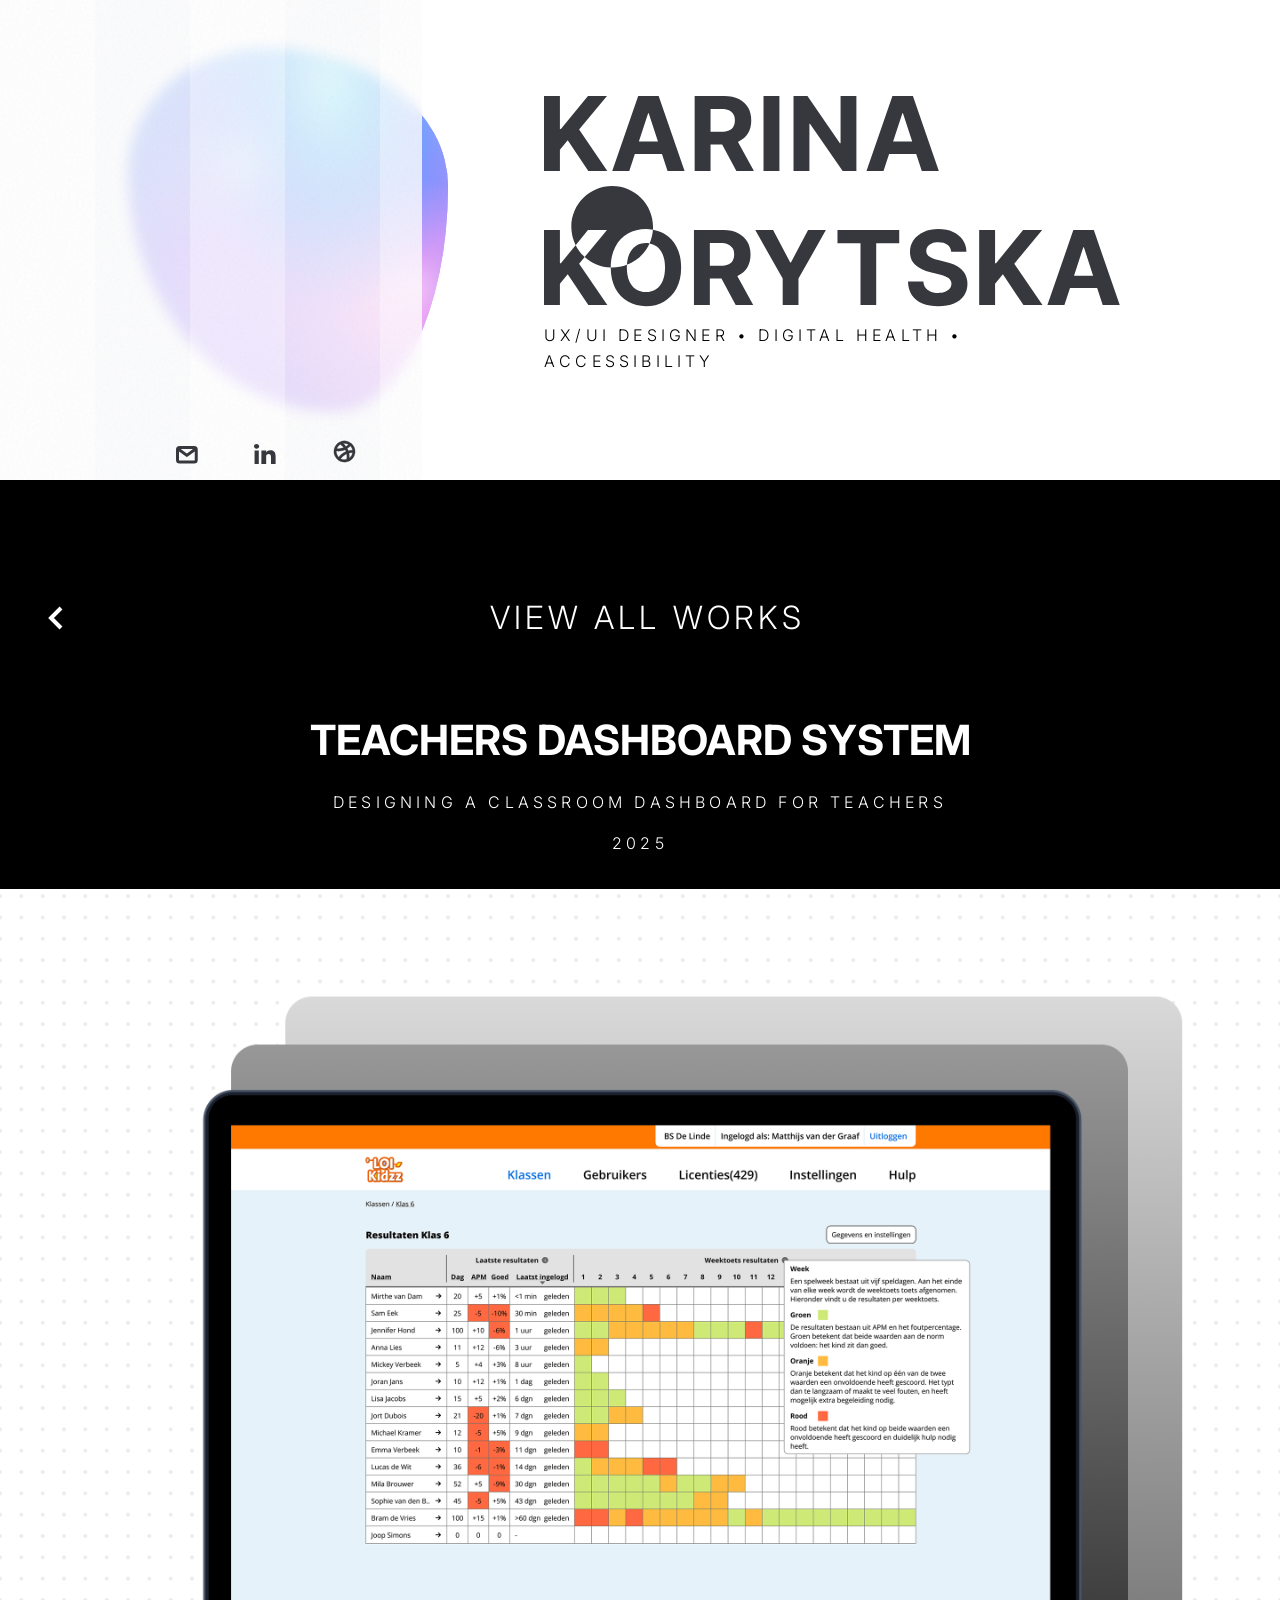
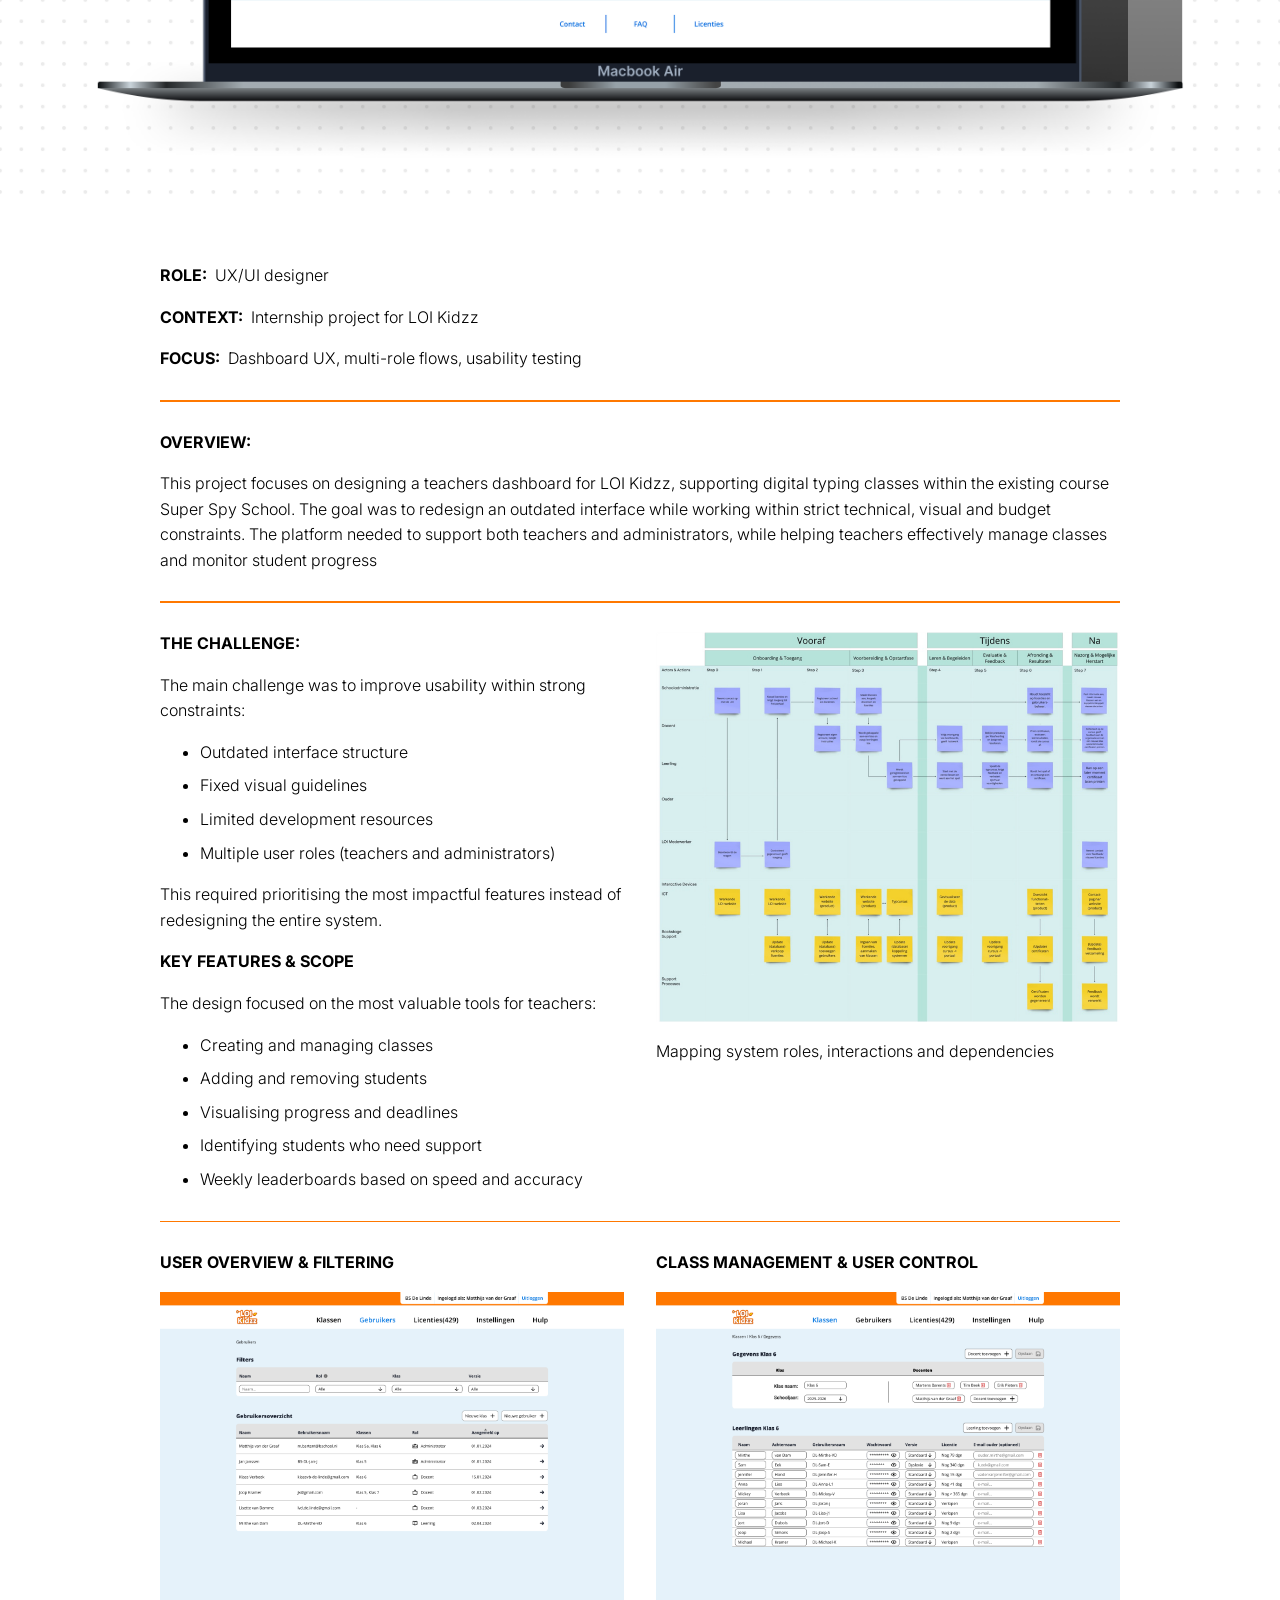
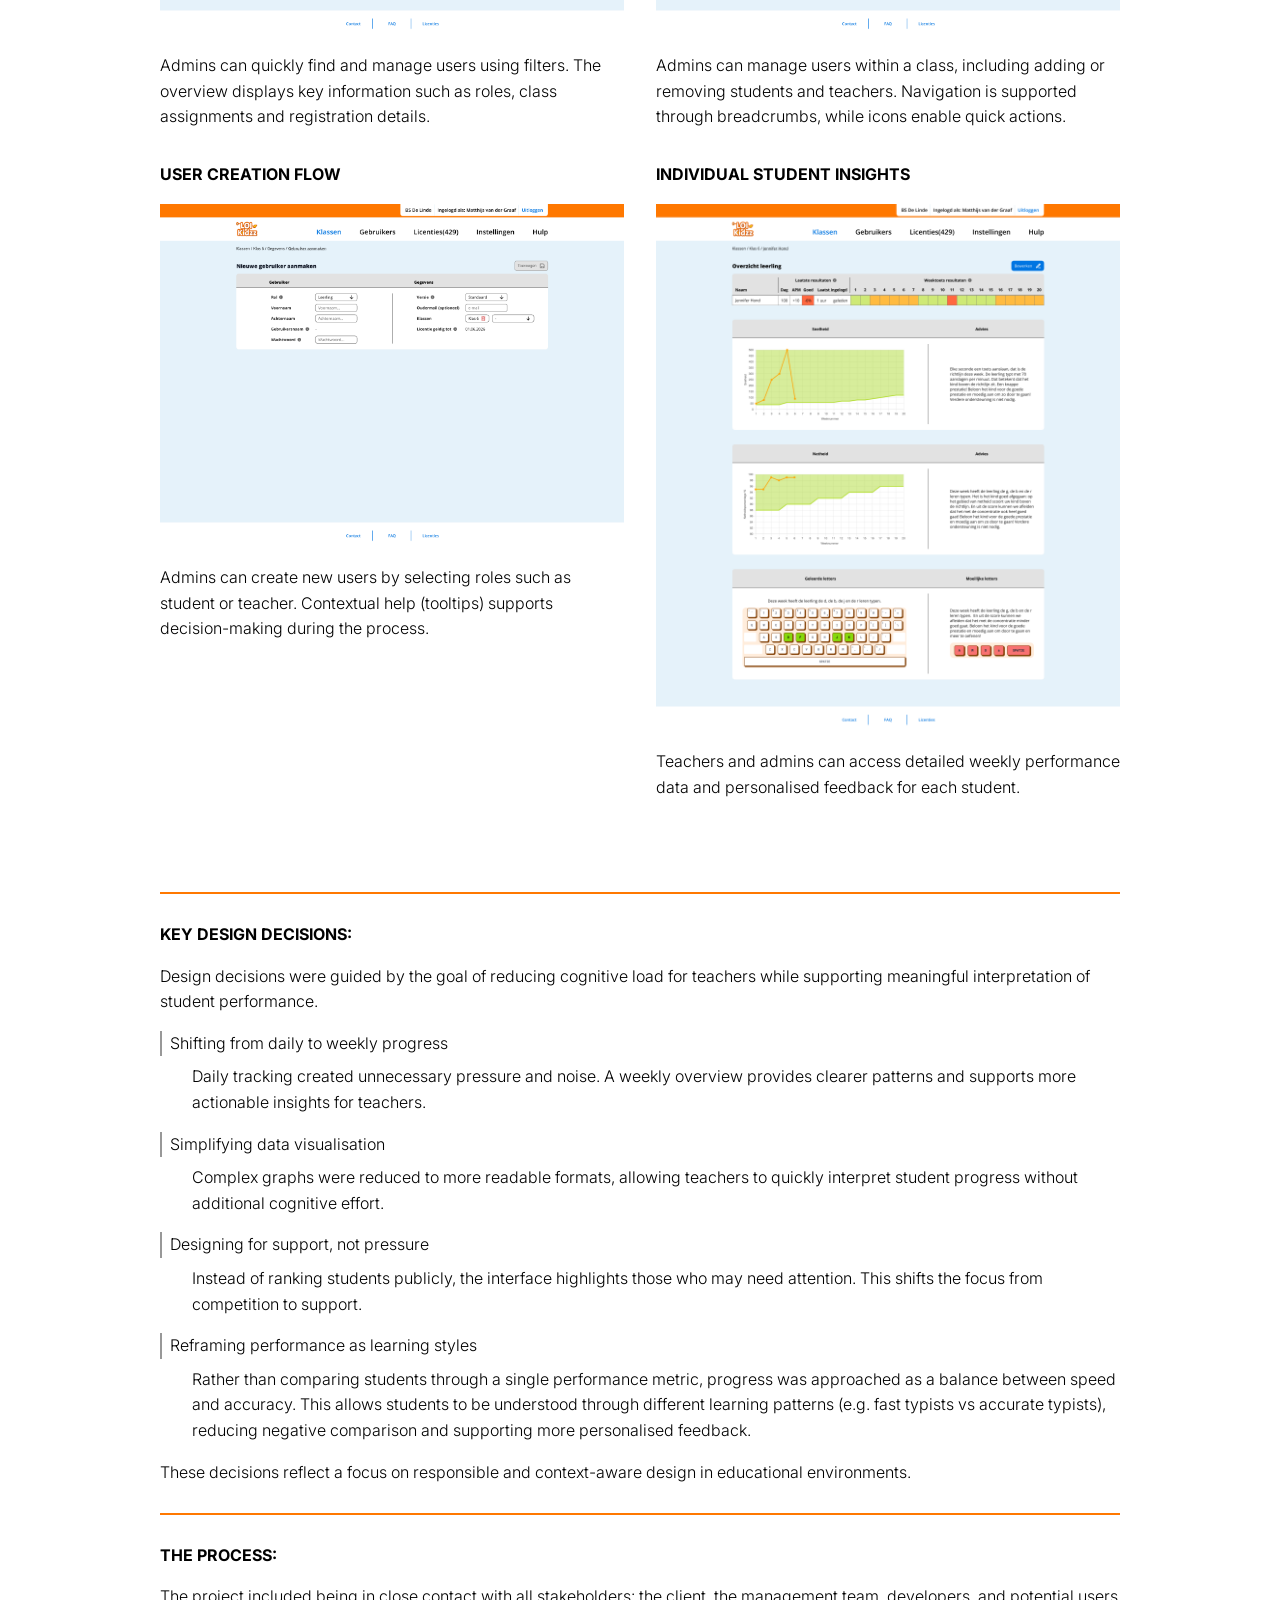
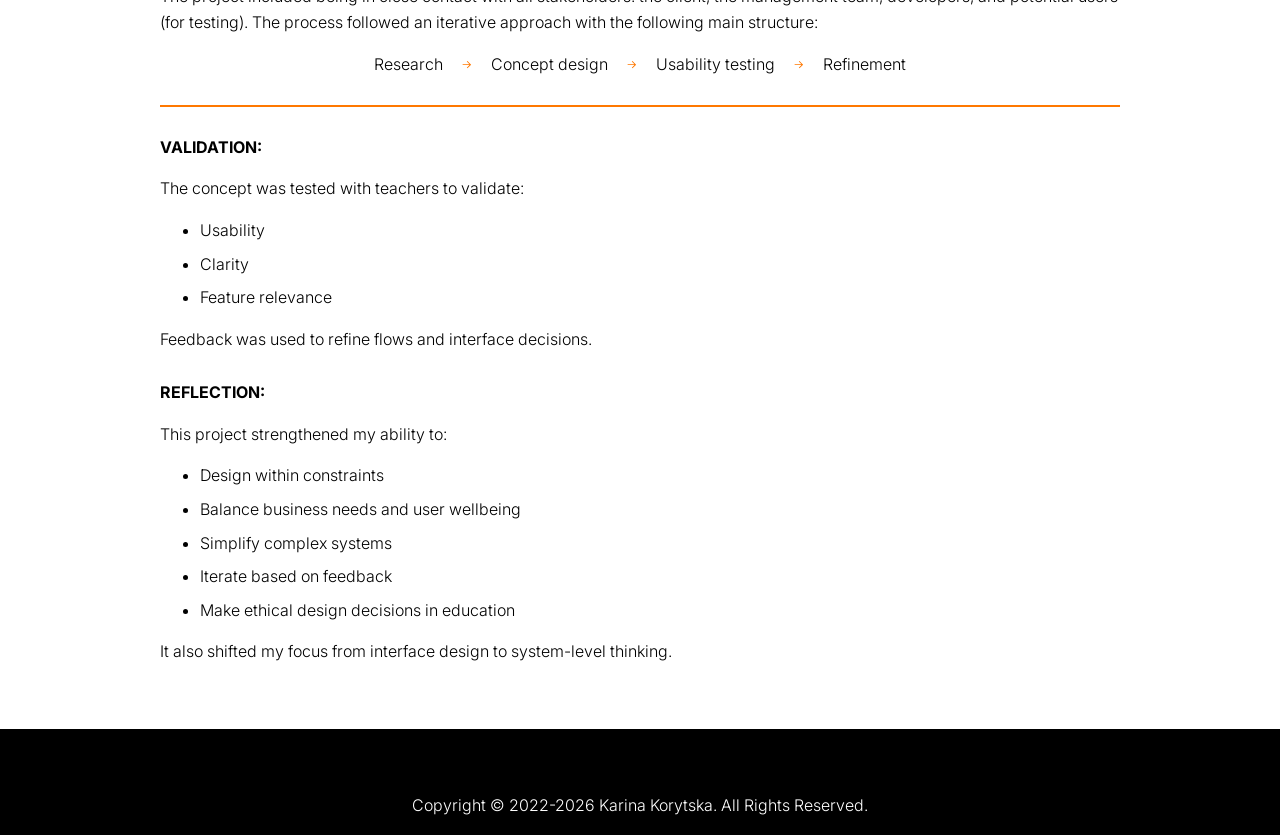
<file: teachers-dashboard.html>
<!DOCTYPE html>
<html lang="en">
<head>
    <meta charset="UTF-8">
    <meta name="viewport" content="width=device-width, initial-scale=1.0">
    <title>Karina Korytska</title>
    <link href="styles/style.css" rel="stylesheet" />
      <link
      rel="icon"
      type="image/svg+xml"
      href="./assets/icons/karina-korytska-logo.svg"
    />
    <link rel="preconnect" href="https://fonts.googleapis.com">
<link rel="preconnect" href="https://fonts.gstatic.com" crossorigin>
<link href="https://fonts.googleapis.com/css2?family=Inter:ital,opsz,wght@0,14..32,100..900;1,14..32,100..900&display=swap" rel="stylesheet">
</head>
<body>
    <a class="skip-link" href="#project"> Skip to project </a>

 <header class="header">
        <section class="header-bg" aria-hidden="true">
          <div class="scene">
      <div class="blob" id="blob">
        <div class="blob__surface"></div>
        <div class="blob__shine"></div>
        <div class="blob__grain"></div>
      </div>

      <div class="curtain" aria-hidden="true">
        <div class="curtain__bands"></div>
        <div class="curtain__texture"></div>
      </div>
    </div>
        </section>
        <section class="header-intro">
           
         <section class="section-intro">
            <span class="visually-hidden">Karina Koryska</span>
            <img src="assets/icons/karina-korytska-logo.svg" alt="" aria-hidden="true">
           <h1>
            <span aria-hidden="true">
              UX/UI Designer • Digital Health • Accessibility
            </span>

            <span class="sr-only">
              Karina Korytska - UX/UI Designer, Digital Health, Accessibility
            </span>
            </h1>
        </section>

         <section class="nav-section">
          <section class="nav-links">
            <ul>
              <li>
                <button  data-email="k.korytska@gmail.com"  aria-label="Copy email address of Karina Korytska" class="copy-email" id="copy-email"
                type="button"
                ><img src="./assets/icons/mail-icon.svg" alt=""
                />
              </button>
              <span class="tooltip copy-tooltip" id="copy-tooltip" aria-hidden="true">Copy email</span>
              </li>
              <li>
                <a href="https://www.linkedin.com/in/karina-korytska/" target="_blank" aria-label="Karina Korytska on LinkedIn"
                  ><img src="./assets/icons/linkedin-logo.svg" alt=""
                /></a>
                <span class="tooltip" aria-hidden="true">View LinkedIn</span>
              </li>
              <li>
                <a href="https://dribbble.com/karinakorytska" target="_blank"  aria-label="Karina Korytska on Dribbble"
                  ><img src="./assets/icons/dribbble-logo.svg" alt=""
                />
              <span class="tooltip" aria-hidden="true">View Dribbble</span>
              </a>
              </li>
            </ul>
          </section>

        </section>

        </section>
    </header>

 <div class="decoration-line" aria-hidden="true"></div>
    <main class="visually-hidden">
        <section class="container">
        <img src="./assets/pictures/me.png" alt="Picture of Karina Korytska" />
        <section class="about-me">
          <h1>Hello</h1>
          <p>
            I'm a UX/UI Designer focused on digital health and accessibility, with a strong interest in complex, research-driven products.
          </p>
          <p>
            I work at the intersection of user research and systems thinking and translated complexity into clear structures, user flows and scalable design solutions. During my studies, I combined an accelerated graduation track with 1.5 years of professional experience, which helped me move beyond visual design into problem framing, user journeys and product-level thinking.
          </p>
          <p>
            I'm particularly interested in designing for complex environments like healthcare and education, where clarity, reliability and accessibility have a real impact.
          </p>
          <p>
            Currently open to junior UX roles in research-driven teams, as well as selective freelance collaborations.            </p>
          
          <section class="contact-section">
            <table>
              <tr>
                <td>e-mail</td>
                <td>k.korytska@gmail.com</td>
              </tr>
              <tr>
                <td>LinkedIn</td>
                <td>linkedin.com/in/karina-korytska</td>
              </tr>
              <tr>
                <td>Dribbble</td>
                <td>dribbble.com/karinakorytska</td>
              </tr>
            </table>
          </section>
        </section>
      </section>

    </main>


    <section class="skills-section">

      <div id="detailContainer" class="button-container">
        <a id="designReturnBtn" class="active return-button" href="index.html#works" aria-label="Navigate to all works">
          <img src="./assets/icons/arrow-back-white.svg" alt="" aria-hidden="true"/>
          <span class="nav-title">View all works</span>
        </a>
      </div>

      <section class="works">
   
      <section class="work" id="project">
        <section>
            <section class="work-intro">
              <h2>Teachers dashboard system</h2>
              <h3>Designing a classroom dashboard for teachers</h3>   
              <p class="project-year">2025</p>
            </section>
            <div>
            <img src="./assets/works/docentenportaal/sss-mockup.png" alt="Desktop interface of the teacher dashboard showing teacher overview screen" />
            </div>
            
            <section class="process-section">
            <section class="context">
                <section>
                <h4>Role:</h4><p>UX/UI designer</p>
                </section>
                <section>
                <h4>Context:</h4><p>Internship project for LOI Kidzz</p>
                </section>
                <section>
                <h4>Focus:</h4><p>Dashboard UX, multi-role flows, usability testing</p>
            </section>
            </section>

            <div class="decoration-line line-sss" aria-hidden="true"></div>

            <section class="article">
                <h4>Overview:</h4><p>This project focuses on designing a teachers dashboard for LOI Kidzz, supporting digital typing classes within the existing course Super Spy School. The goal was to redesign an outdated interface while working within strict technical, visual and budget constraints. The platform needed to support both teachers and administrators, while helping teachers effectively manage classes and monitor student progress</p>
            </section>

            <div class="decoration-line line-sss" aria-hidden="true"></div>

              <section class="process-container">
                <section class="article">
                <section class="article">
                <h4>The challenge:</h4>
                <p>The main challenge was to improve usability within strong constraints:</p>
                <ul>
                    <li>
                         Outdated interface structure
                    </li>
                     <li>
                         Fixed visual guidelines
                    </li>
                     <li>
                         Limited development resources
                    </li>
                    <li>
                         Multiple user roles (teachers and administrators)
                    </li>
                </ul>
                <p>This required prioritising the most impactful features instead of redesigning the entire system.</p>
                </section> 

                <section class="article">
                    <h4>Key features & scope</h4>
                    <p>The design focused on the most valuable tools for teachers:</p>
                    <ul>
                    <li>
                        Creating and managing classes 
                    </li>
                     <li>
                        Adding and removing students 
                    </li>
                     <li>
                        Visualising progress and deadlines 
                    </li>
                    <li>
                        Identifying students who need support 
                    </li>
                    <li>
                        Weekly leaderboards based on speed and accuracy 
                    </li>
                </ul>
                </section>
                </section>
                <section class="article">
              <img src="assets/works/docentenportaal/service-blueprint.png" alt="Service blueprint mapping user journey with stakeholders, interactions, and service phases">
              <p>Mapping system roles, interactions and dependencies</p>
                </section>       
             </section>

          
            <div class="decoration-line line-sss" aria-hidden="true"></div>

           

            <section class="articles-container">
                <article class="article">
                    <h4>User overview & filtering</h4>
                    <img src="assets/works/docentenportaal/Admin-gebruikers.png" alt="Admin interface showing user overview with filtering and role-based users overview">
                    <p>Admins can quickly find and manage users using filters. The overview displays key information such as roles, class assignments and registration details.</p>
                </article>
                <article class="article">
                    <h4>Class management & user control</h4>
                    <img src="assets/works/docentenportaal/Admin-resultaten klas - gegevens.png" alt="Class management interface with user list, breadcrumb navigation, and quick action controls">
                    <p>Admins can manage users within a class, including adding or removing students and teachers. Navigation is supported through breadcrumbs, while icons enable quick actions.</p>
                </article>
                 <article class="article">
                    <h4>User creation flow</h4>
                    <img src="assets/works/docentenportaal/Admin-resultaten klas - gegevens - leerling aanmaken.png" alt="User creation form for selecting roles such as student or teacher with contextual help tooltips">
                    <p>Admins can create new users by selecting roles such as student or teacher. Contextual help (tooltips) supports decision-making during the process.</p>
                </article>
                 <article class="article">
                    <h4>Individual student insights</h4>
                    <img src="assets/works/docentenportaal/Admin - resultaten leerling.png" alt="Student performance dashboard showing weekly progress data and personalized feedback">
                    <p>Teachers and admins can access detailed weekly performance data and personalised feedback for each student.</p>
                </article>
            </section>


             <div class="decoration-line line-sss" aria-hidden="true"></div>



             <section class="article">
                <h4>Key design decisions:</h4>
                <section class="article">
                <p>Design decisions were guided by the goal of reducing cognitive load for teachers while supporting meaningful interpretation of student performance.</p>
                <section class="article-list">
                    <p>Shifting from daily to weekly progress</p>
                    <p>Daily tracking created unnecessary pressure and noise. A weekly overview provides clearer patterns and supports more actionable insights for teachers.</p>
                </section>

                <section class="article-list">
                    <p>Simplifying data visualisation</p>
                    <p>Complex graphs were reduced to more readable formats, allowing teachers to quickly interpret student progress without additional cognitive effort.</p>
                </section>

                <section class="article-list">
                    <p>Designing for support, not pressure</p>
                    <p>Instead of ranking students publicly, the interface highlights those who may need attention. This shifts the focus from competition to support.</p>
                </section>

                <section class="article-list">
                    <p>Reframing performance as learning styles</p>
                    <p>Rather than comparing students through a single performance metric, progress was approached as a balance between speed and accuracy. This allows students to be understood through different learning patterns (e.g. fast typists vs accurate typists), reducing negative comparison and supporting more personalised feedback.</p>
                </section>
                <p>These decisions reflect a focus on responsible and context-aware design in educational environments.</p>
                </section>   
                </section>  

                <div class="decoration-line line-sss" aria-hidden="true"></div>

                <section class="article">
                <h4>The process:</h4>
                <section class="article">
                <p>The project included being in close contact with all stakeholders: the client, the management team, developers, and potential users (for testing). The process followed an iterative approach with the following main structure:</p>
                <section class="linear-container">
                    <p>Research</p>
                    <img src="assets/icons/arrow-right-orange.svg" alt="" class="icon-s">
                    <p>Concept design</p>
                    <img src="assets/icons/arrow-right-orange.svg" alt="" class="icon-s">
                    <p>Usability testing</p>
                    <img src="assets/icons/arrow-right-orange.svg" alt="" class="icon-s">
                    <p>Refinement</p>
                </section>
                </section>
                </section> 

         <div class="decoration-line line-sss" aria-hidden="true"></div>



          <section class="article">
                    <h4>Validation:</h4>
                    <p>The concept was tested with teachers to validate:</p>
                    <ul>
                    <li>
                        Usability 
                    </li>
                     <li>
                        Clarity
                    </li>
                     <li>
                        Feature relevance 
                    </li>
                </ul>
                 <p>Feedback was used to refine flows and interface decisions.</p>
                </section>


                 <section class="article">
                    <h4>Reflection:</h4>
                    <p>This project strengthened my ability to:</p>
                    <ul>
                    <li>
                        Design within constraints 
                    </li>
                     <li>
                        Balance business needs and user wellbeing
                    </li>
                     <li>
                        Simplify complex systems 
                    </li>
                    <li>
                    Iterate based on feedback 
                    </li>
                    <li>
                     Make ethical design decisions in education 
                    </li>
                </ul>
                 <p>It also shifted my focus from interface design to system-level thinking.</p>
                </section>



            </section>
          </section>
    </section>



    <footer>
      <section class="copyright"><p>Copyright © 2022-2026 Karina Korytska. All Rights Reserved.</p></section> </section>
    </footer>
</body>

<script defer src="scripts/script.js"></script>
</html>
</file>
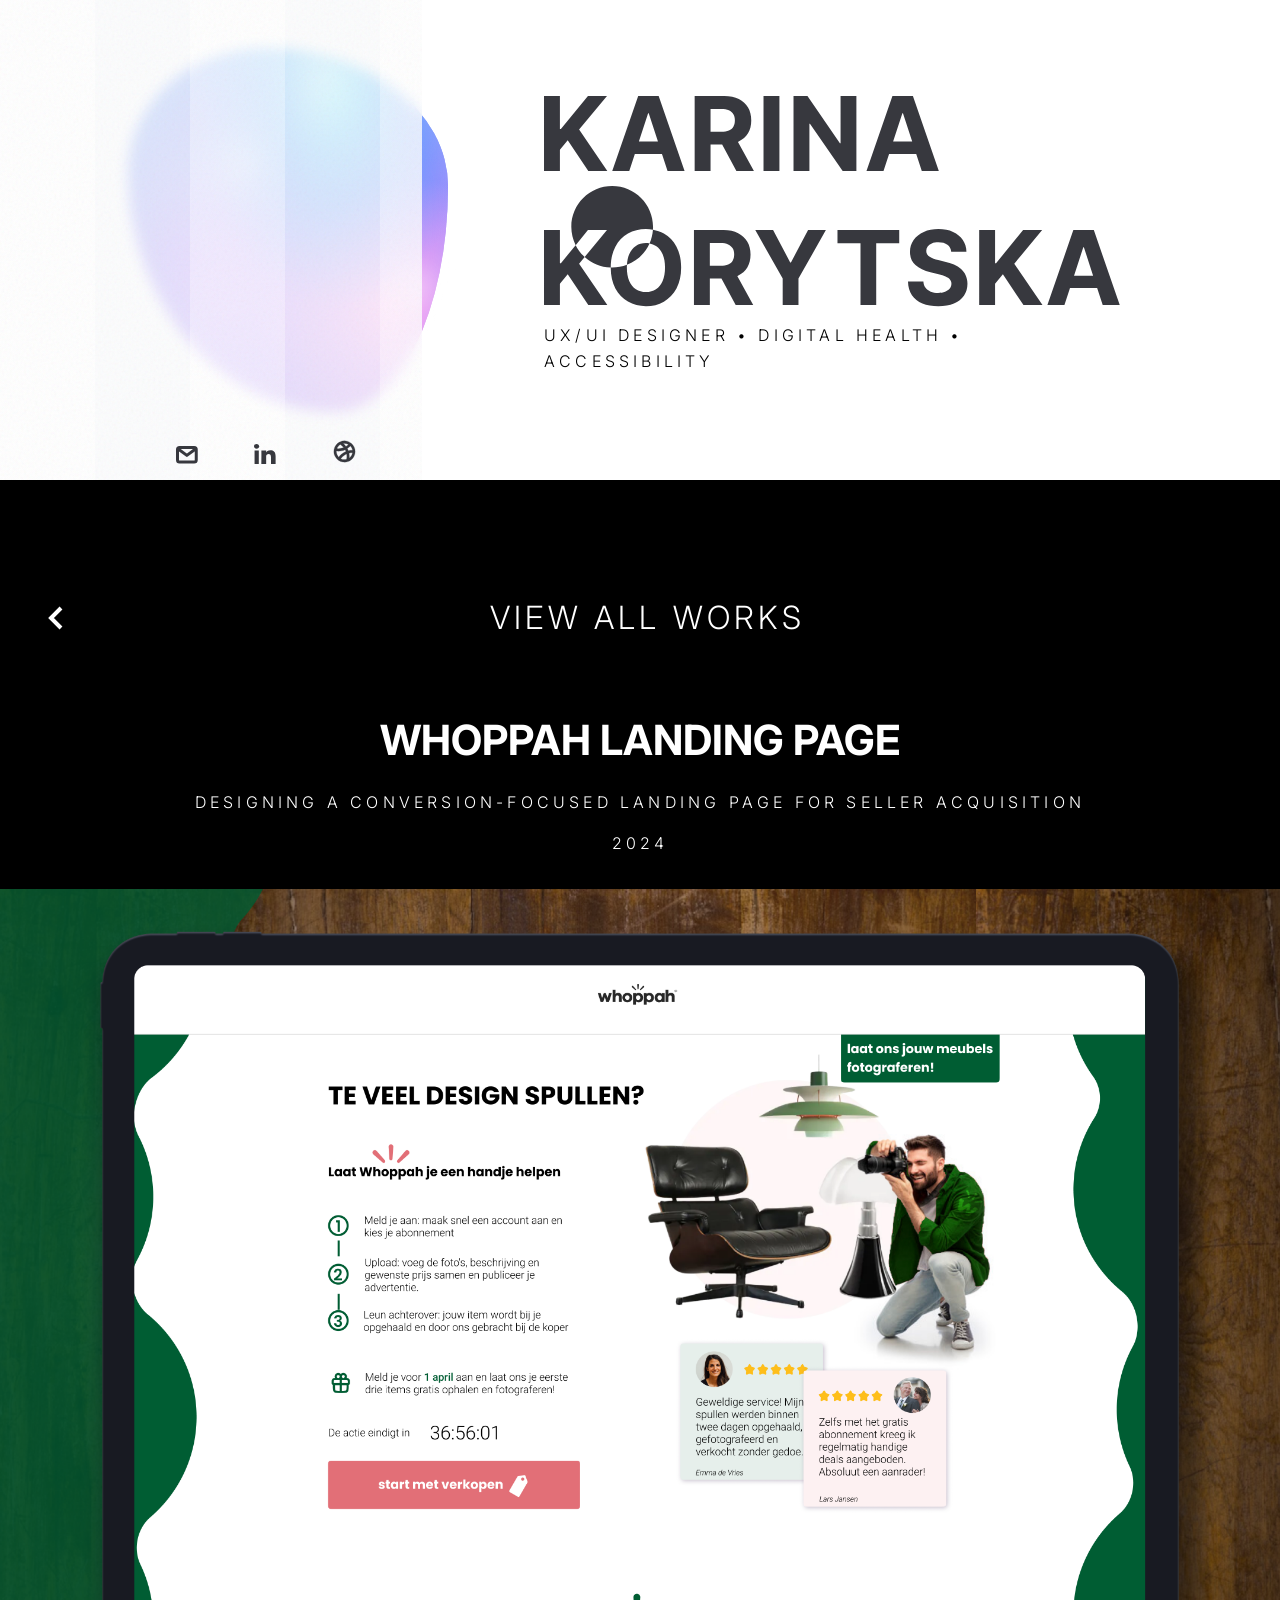
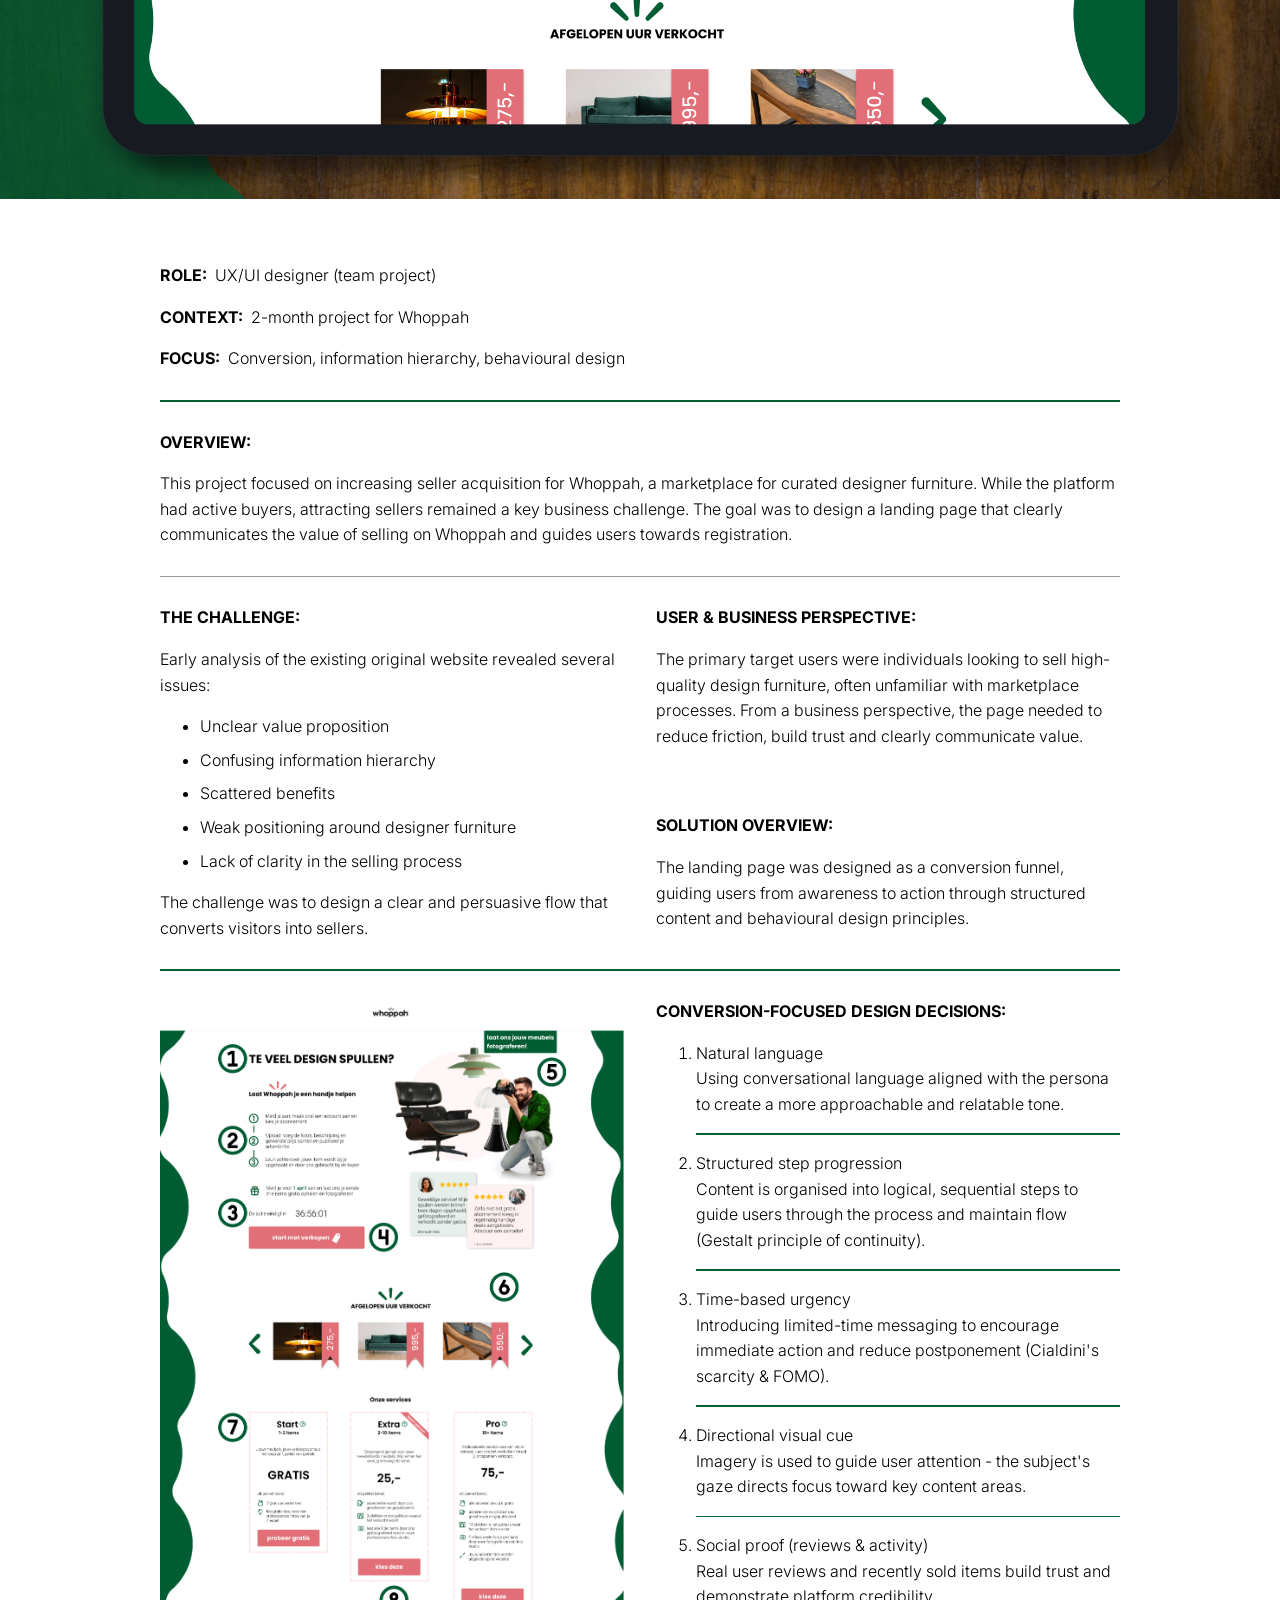
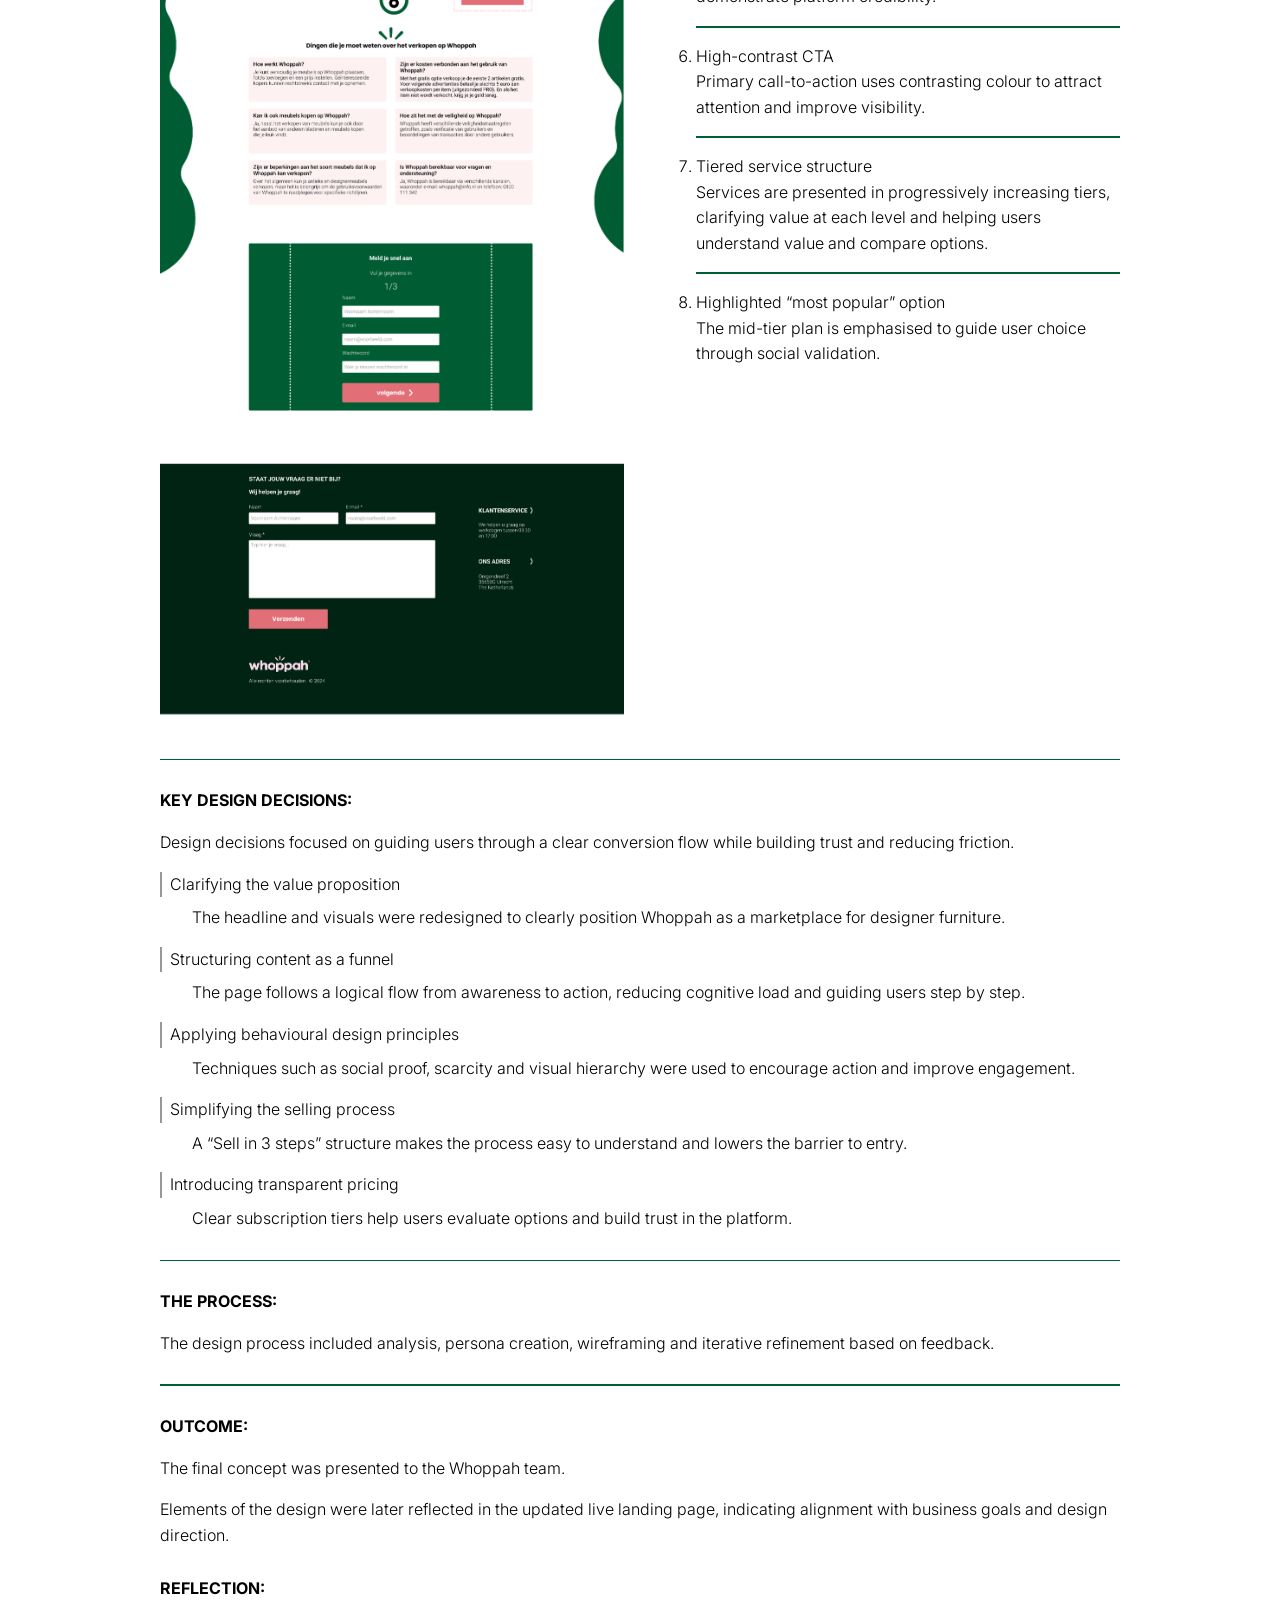
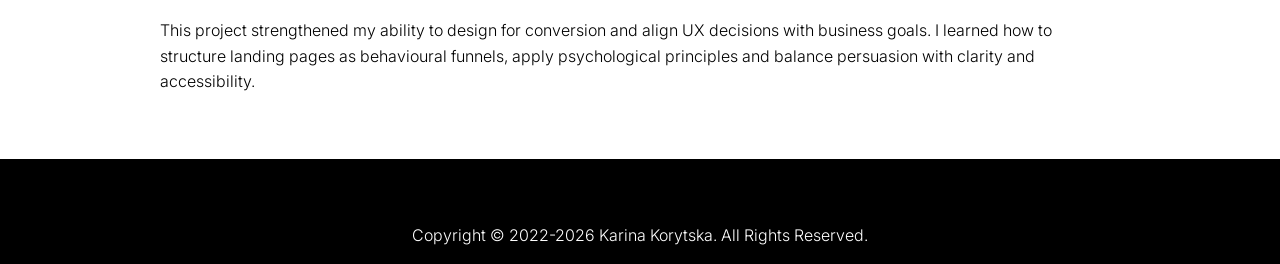
<file: whoppah.html>
<!DOCTYPE html>
<html lang="en">
<head>
    <meta charset="UTF-8">
    <meta name="viewport" content="width=device-width, initial-scale=1.0">
    <title>Karina Korytska</title>
    <link href="styles/style.css" rel="stylesheet" />
      <link
      rel="icon"
      type="image/svg+xml"
      href="./assets/icons/karina-korytska-logo.svg"
    />
    <link rel="preconnect" href="https://fonts.googleapis.com">
<link rel="preconnect" href="https://fonts.gstatic.com" crossorigin>
<link href="https://fonts.googleapis.com/css2?family=Inter:ital,opsz,wght@0,14..32,100..900;1,14..32,100..900&display=swap" rel="stylesheet">
</head>
<body>

 <header class="header">
        <section class="header-bg" aria-hidden="true">
          <div class="scene">
      <div class="blob" id="blob">
        <div class="blob__surface"></div>
        <div class="blob__shine"></div>
        <div class="blob__grain"></div>
      </div>

      <div class="curtain" aria-hidden="true">
        <div class="curtain__bands"></div>
        <div class="curtain__texture"></div>
      </div>
    </div>
        </section>
        <section class="header-intro">
           
         <section class="section-intro">
            <span class="visually-hidden">Karina Koryska</span>
            <img src="assets/icons/karina-korytska-logo.svg" alt="" aria-hidden="true">
           <h1>
            <span aria-hidden="true">
              UX/UI Designer • Digital Health • Accessibility
            </span>

            <span class="sr-only">
              Karina Korytska - UX/UI Designer, Digital Health, Accessibility
            </span>
            </h1>
        </section>

         <section class="nav-section">
          <section class="nav-links">
            <ul>
              <li>
                <button  data-email="k.korytska@gmail.com"  aria-label="Copy email address of Karina Korytska" class="copy-email" id="copy-email"
                type="button"
                ><img src="./assets/icons/mail-icon.svg" alt=""
                />
              </button>
              <span class="tooltip copy-tooltip" id="copy-tooltip" aria-hidden="true">Copy email</span>
              </li>
              <li>
                <a href="https://www.linkedin.com/in/karina-korytska/" target="_blank" aria-label="Karina Korytska on LinkedIn"
                  ><img src="./assets/icons/linkedin-logo.svg" alt=""
                /></a>
                <span class="tooltip" aria-hidden="true">View LinkedIn</span>
              </li>
              <li>
                <a href="https://dribbble.com/karinakorytska" target="_blank"  aria-label="Karina Korytska on Dribbble"
                  ><img src="./assets/icons/dribbble-logo.svg" alt=""
                />
              <span class="tooltip" aria-hidden="true">View Dribbble</span>
              </a>
              </li>
            </ul>
          </section>

        </section>

        </section>
    </header>

 <div class="decoration-line" aria-hidden="true"></div>
    <main class="visually-hidden">
        <section class="container">
        <img src="./assets/pictures/me.png" alt="Picture of Karina Korytska" />
        <section class="about-me">
          <h1>Hello</h1>
          <p>
            I'm a UX/UI Designer focused on digital health and accessibility, with a strong interest in complex, research-driven products.
          </p>
          <p>
            I work at the intersection of user research and systems thinking and translated complexity into clear structures, user flows and scalable design solutions. During my studies, I combined an accelerated graduation track with 1.5 years of professional experience, which helped me move beyond visual design into problem framing, user journeys and product-level thinking.
          </p>
          <p>
            I'm particularly interested in designing for complex environments like healthcare and education, where clarity, reliability and accessibility have a real impact.
          </p>
          <p>
            Currently open to junior UX roles in research-driven teams, as well as selective freelance collaborations.            </p>
          
          <section class="contact-section">
            <table>
              <tr>
                <td>e-mail</td>
                <td>k.korytska@gmail.com</td>
              </tr>
              <tr>
                <td>LinkedIn</td>
                <td>linkedin.com/in/karina-korytska</td>
              </tr>
              <tr>
                <td>Dribbble</td>
                <td>dribbble.com/karinakorytska</td>
              </tr>
            </table>
          </section>
        </section>
      </section>

    </main>


    <section class="skills-section">
      <div id="detailContainer" class="button-container">
        <a id="designReturnBtn" class="active return-button" href="index.html#works" aria-label="Navigate to all works">
          <img src="./assets/icons/arrow-back-white.svg" alt="" aria-hidden="true"/>
          <span class="nav-title">View all works</span>
        </a>
      </div>

      <section class="works">
   
      <section class="work" id="project">
        <section>
            <section class="work-intro">
              <h2>Whoppah landing page</h2>
              <h3>Designing a conversion-focused landing page for seller acquisition</h3>   
              <p class="project-year">2024</p>
            </section>
            <img src="./assets/works/whoppah/whoppah-mockup.png" alt="Desktop mockup of the Whoppah landing page interface" />
            <section class="process-section">
            <section class="context">
                <section>
                <h4>Role:</h4><p>UX/UI designer (team project)</p>
                </section>
                <section>
                <h4>Context:</h4><p>2-month project for Whoppah</p>
                </section>
                <section>
                <h4>Focus:</h4><p>Conversion, information hierarchy, behavioural design</p>
            </section>
            </section>

            <div class="decoration-line line-whoppah" aria-hidden="true"></div>

            <section class="article">
                <h4>Overview:</h4><p>This project focused on increasing seller acquisition for Whoppah, a marketplace for curated designer furniture. While the platform had active buyers, attracting sellers remained a key business challenge. The goal was to design a landing page that clearly communicates the value of selling on Whoppah and guides users towards registration.</p>
            </section>

             <div class="decoration-line line-ouders" aria-hidden="true"></div>

             <section class="process-container">
                <section class="article">
                <h4>The challenge:</h4>
                <p>Early analysis of the existing original website revealed several issues:</p>
                <ul>
                    <li>
                        Unclear value proposition
                    </li>
                     <li>
                        Confusing information hierarchy
                    </li>
                     <li>
                        Scattered benefits
                    </li>
                    <li>
                        Weak positioning around designer furniture
                    </li>
                    <li>
                        Lack of clarity in the selling process
                    </li>
                </ul>
                <p>The challenge was to design a clear and persuasive flow that converts visitors into sellers.</p>
                </section> 
                <section class="works">
               <section class="article">
                <h4>User & Business Perspective:</h4>
                <p>The primary target users were individuals looking to sell high-quality design furniture, often unfamiliar with marketplace processes. From a business perspective, the page needed to reduce friction, build trust and clearly communicate value.</p>
                </section> 
                 <section class="article">
                <h4>Solution overview:</h4>
                <p>The landing page was designed as a conversion funnel, guiding users from awareness to action through structured content and behavioural design principles.</p>
                </section>
                </section>       
             </section>

            <div class="decoration-line line-whoppah" aria-hidden="true"></div>

           

              <section class="process-container">
                <section>
                <img src="assets/works/whoppah/whoppah-numbered.png" alt="Annotated landing page screenshot highlighting conversion-focused design decisions with numbered callouts">
                </section>
                <section class="article">
                <h4>Conversion-focused design decisions:</h4>
                <ol class="numbered-list">
                    <li type="1">
                        <p>Natural language</p>
                        <p>Using conversational language aligned with the persona to create a more approachable and relatable tone.</p>
                    </li>
                    <div class="decoration-line line-whoppah" aria-hidden="true"></div>
                    <li type="1">
                        <p>Structured step progression</p>
                        <p>Content is organised into logical, sequential steps to guide users through the process and maintain flow (Gestalt principle of continuity).</p>
                    </li>
                    <div class="decoration-line line-whoppah" aria-hidden="true"></div>
                    <li type="1">
                        <p>Time-based urgency</p>
                        <p>Introducing limited-time messaging to encourage immediate action and reduce postponement (Cialdini's scarcity & FOMO).</p>
                    </li>
                    <div class="decoration-line line-whoppah" aria-hidden="true"></div>
                    <li type="1">
                        <p>Directional visual cue</p>
                        <p>Imagery is used to guide user attention - the subject's gaze directs focus toward key content areas.</p>
                    </li>
                    <div class="decoration-line line-whoppah" aria-hidden="true"></div>
                    <li type="1">
                        <p>Social proof (reviews & activity)</p>
                        <p>Real user reviews and recently sold items build trust and demonstrate platform credibility.</p>
                    </li>
                    <div class="decoration-line line-whoppah" aria-hidden="true"></div>
                    <li type="1">
                        <p>High-contrast CTA</p>
                        <p>Primary call-to-action uses contrasting colour to attract attention and improve visibility.</p>
                    </li>
                    <div class="decoration-line line-whoppah" aria-hidden="true"></div>
                    <li type="1">
                        <p>Tiered service structure</p>
                        <p>Services are presented in progressively increasing tiers, clarifying value at each level and helping users understand value and compare options.</p>
                    </li>
                    <div class="decoration-line line-whoppah" aria-hidden="true"></div>
                    <li type="1">
                        <p>Highlighted “most popular” option</p>
                        <p>The mid-tier plan is emphasised to guide user choice through social validation.</p>
                    </li>
                </ol>
               
                </section>   
                       
             </section>

            <div class="decoration-line line-whoppah" aria-hidden="true"></div>



             <section class="article">
                <h4>Key design decisions:</h4>
                <section class="article">
                <p>Design decisions focused on guiding users through a clear conversion flow while building trust and reducing friction.</p>
                <section class="article-list">
                    <p>Clarifying the value proposition</p>
                    <p>The headline and visuals were redesigned to clearly position Whoppah as a marketplace for designer furniture.</p>
                </section>

                <section class="article-list">
                    <p>Structuring content as a funnel</p>
                    <p>The page follows a logical flow from awareness to action, reducing cognitive load and guiding users step by step.</p>
                </section>

                <section class="article-list">
                    <p>Applying behavioural design principles</p>
                    <p>Techniques such as social proof, scarcity and visual hierarchy were used to encourage action and improve engagement.</p>
                </section>

                <section class="article-list">
                    <p>Simplifying the selling process</p>
                    <p>A “Sell in 3 steps” structure makes the process easy to understand and lowers the barrier to entry.</p>
                </section>

                <section class="article-list">
                    <p>Introducing transparent pricing</p>
                    <p>Clear subscription tiers help users evaluate options and build trust in the platform.</p>
                </section>
                </section>   
                </section>  

                <div class="decoration-line line-whoppah" aria-hidden="true"></div>

                <section class="article">
                <h4>The process:</h4>
                <section class="article">
                <p>The design process included analysis, persona creation, wireframing and iterative refinement based on feedback.</p>
                </section>
                </section> 

            <div class="decoration-line line-whoppah" aria-hidden="true"></div>

                <section class="article">
                <h4>Outcome:</h4>
                <section class="article">
                <p>The final concept was presented to the Whoppah team.</p>
                <p>Elements of the design were later reflected in the updated live landing page, indicating alignment with business goals and design direction.</p>
                </section>
                </section> 

                <section class="article">
                <h4>Reflection:</h4>
                <section class="article">
                <p>This project strengthened my ability to design for conversion and align UX decisions with business goals. I learned how to structure landing pages as behavioural funnels, apply psychological principles and balance persuasion with clarity and accessibility.</p>
                </section>
                </section> 

            </section>
          </section>
    </section>



    <footer>
      <section class="copyright"><p>Copyright © 2022-2026 Karina Korytska. All Rights Reserved.</p></section> </section>
    </footer>
</body>

<script defer src="scripts/script.js"></script>
</html>
</file>
<file: styles/style.css>
*,
*::after,
*::before {
  box-sizing: border-box;
}

:root {
  --background-body: #fff;
  --primary-text-color: #000;
  --primary-accent-color: #989898;
  --secondary-accent-color:#000;
  --tertiary-accent-color: #005E33;
  --quaternary-accent-color: #FDF1F2;
  --quinary-accent-color: #FF7800;
}


body,
header,
footer { 
  width: 100%;
  margin: unset;
  padding: unset;
  background-color: inherit;
}

body {
    display: flex;
    flex-direction: column;
    gap: 0;
    align-items: center;
}


body,
p,
span,
h1,
h2,
h3,
h4,
h5,
h6 {
  font-size: 16px;
  font-family: "Inter", sans-serif;
  font-weight: 300;
  padding: unset;
  margin: unset;
  word-break: break-word;
  letter-spacing: 6%;
  line-height: 160%;
}

h1 {
  text-transform: uppercase;
  letter-spacing: 4.2px;
}

h1 span {
  text-transform: uppercase;
  letter-spacing: 4.2px;
}

h2 {
  font-size: 2.6em;
  text-transform: uppercase;
  font-weight: 700;
}


h3 {
  letter-spacing: 4.2px;
  text-transform: uppercase;
}

h4 {
    font-weight: 700;
    text-transform: uppercase;
}

.project-year {
  letter-spacing: 4.2px;
  text-transform: uppercase;
}

.bold {
  font-weight: 700;
}


button {
  border: unset;
  background-color: unset;
  margin: unset;
  padding: unset;
  cursor: pointer;
}

.return-button {
  display: flex;
  position: relative;
  align-items: center;
  justify-content: space-between;
  margin-right: auto;
  width: 100%;
}

.return-button h2,
.return-button h3 {
  position: absolute;
  width: 100%;
  text-align: center;
}

a {
  text-decoration: none;
  cursor: pointer;
  color: unset;
}

ul,
ol {
  list-style: none;
}





.skip-link {
  position: absolute;
  left: -9999px;
}

.skip-link:focus {
  left: 1rem;
  top: 1rem;
  z-index: 999;
}


.header {
    position: relative;
    overflow: hidden;
    height: 100%;
    min-height: 40em;
    max-height: 40em;
}

.header-bg {
    position: absolute;
    z-index: 0;
    width: 100%;
    height: 100%;
}

.header-intro {
    position: relative;
    z-index: 1;
    width: 100%;
    min-height: inherit;

    display: flex;
    flex-direction: column;
    align-items: flex-end;
    justify-content: space-between;
    padding: 10em 10em 0 10em;
}

.header-intro > * {
    width: 100%;
}
/* .header-container {
    display: flex;
    flex-direction: column;
    justify-content: space-between;
    min-height: inherit;
    max-width: 67.5em; 
    width: 100%;
} */

.section-intro {
    display: flex;
    justify-content: flex-end;
    flex-direction: column;
    gap: 1em;
    max-width: 60%;
}

.nav-section {
    display: flex;
    justify-content: flex-start;
}



.nav-links ul {
    display: flex;
    align-items: end;
    width: 100%;
    gap: 3.5em; 
    padding: 0 1em;
}

 .nav-links li {
  display: flex;
  position: relative;
}

.tooltip {

color: var(--background-body);
background-color: var(--primary-text-color);
width: max-content;
z-index: 2;

position: absolute;
left: -140%;
bottom: 2em;
padding: 0.2em;

opacity: 0;
visibility: hidden;
pointer-events: none;


transition: opacity 300ms ease, visibility 300ms ease;
}



/* .nav-links li:not(.tooltip-dismissed):hover .tooltip,
.nav-links li:not(.tooltip-dismissed):focus-within .tooltip {
  opacity: 1;
  visibility: visible;
}

.nav-links li.tooltip-dismissed .tooltip {
  opacity: 0 !important;
  visibility: hidden !important;
} */

.nav-links li:hover .tooltip {
  opacity: 1;
  visibility: visible;
}

.nav-links li.tooltip-dismissed .tooltip {
  opacity: 0;
  visibility: hidden;
}





.decoration-line {
    width: 100%;
    height: 2em;
    background-color: var(--secondary-accent-color);
}

.line-ouders {
    height: 0.1em;
    background-color: var(--primary-accent-color);
}

.line-whoppah {
    height: 0.1em;
    background-color: var(--tertiary-accent-color);
}

.line-sss {
    height: 0.1em;
    background-color: var(--quinary-accent-color);
}





/* main */

.container {
  max-width: 67.5em;
  width: 100%;
  display: flex;
  gap: 7.1em;
  padding: 1em;
}

main .container {
  justify-content: space-between;
  gap: unset;
}

main img {
  max-width: 30em;
  width: 40%;
  height: min-content;
}

img {
    display: block;
}

.img-s {
    max-width: 35%;
    height: max-content;
}

td {
  padding: 1em 1em 0 0;
}

tr td:first-child {
  background: linear-gradient(to right, var(--primary-accent-color), var(--primary-accent-color));
  -webkit-background-clip: text;
  background-clip: text;
  -webkit-text-fill-color: transparent;
  color: #767676;
}

.about-me {
  display: flex;
  flex-direction: column;
  justify-content: space-between;
  max-width: 55%;
}






.visually-hidden {
    display: none;
}

.sr-only {
  position: absolute;
  width: 1px;
  height: 1px;
  padding: 0;
  margin: -1px;
  overflow: hidden;
  clip: rect(0, 0, 0, 0);
  white-space: nowrap;
  border: 0;
}


/* skills */

.skills-section {
  background-color: var(--secondary-accent-color);
  width: 100%;
  padding: 1em 0 16em 0;
  color: var(--background-body);
  text-align: center;
  display: flex;
  flex-direction: column;
  align-items: center;
  gap: 4em;
  padding: 5em 0 1em 0;
}

.button-container {
    display: flex;
    gap: 1em;
    align-items: center;
    justify-content: center;
    width: 100%;
    padding: 0 3em;
    font-weight: 400;
}


.button-container button {
    font-size: 2em;
    color: var(--primary-accent-color);
    text-transform: uppercase;
    font-weight: 700;
}



.nav-title {
  width: 100%;
  font-size: 1em;
  letter-spacing: 4.2px;
  text-transform: uppercase;
}

/* works */


.works {
  display: flex;
  flex-direction: column;
  align-items: center;
  gap: 4em;
}

.works-container {
  display: grid;
  grid-template-columns: repeat(2, 1fr);
  grid-template-rows: repeat(4, auto);
  gap: 2em;
  padding: 0 3em;
}

.works-container img:hover {
  transform: scale(1.005);
  transition: 0.4s ease-in-out;
}


/* .works-container button {
  display: flex;
  flex-direction: column;
  align-items: center;
  justify-content: center;
  gap: 1.5em;
  color: var(--color-text-light);
} */

.works-container a {
  display: flex;
  flex-direction: column;
  align-items: center;
  justify-content: center;
  gap: 1.5em;
  color: var(--color-text-light);
}

.works-container a:hover {
    color: var(--primary-accent-color);
    transition: 0.3s ease-in-out;
}

.works-container img {
  width: 100%;
  object-fit: cover;
}



.button-container span {
  text-transform: uppercase;
  font-size: 2em;
}

.button-container button:hover {
  color: var(--color-text-light) !important;
  transition: 0.3s ease-in-out;
}

.active {
    color: var(--background-body) !important;
}



/* experience */
.experience {
  display: none;
  flex-direction: column;
  align-items: center;
}

.experience .button-container button:nth-child(3) {
  color: var(--color-text-light);
}

.experience .button-container button:nth-child(1) {
  color: var(--grey-accent-color);
}

.info-section ul li {
  list-style: initial;
}

.info-section ul {
  padding-left: 1.2em;
}

.info-section {
  text-align: start;
  display: grid;
  grid-template-columns: repeat(2, 1fr); /* Twee kolommen */
  grid-template-rows: repeat(2, auto);
  gap: 3em 2.5em;
  padding: 0 1em;
  max-width: 60%;
}
.info-section > section {
  display: flex;
  flex-direction: column;
  gap: 0.5em;
  border-bottom: 0.1em solid;
}

.info-section section h3 {
  margin-bottom: 3em;
}

.experience-container {
    grid-column: 1 / -1;
}

.hard-skills section {
  display: flex;
  justify-content: space-between;
}



/* work */

.work img {
  width: 100%;
}

.work ul, ol {
  list-style: disc;
  display: flex;
  flex-direction: column;
  gap: 0.5em;
  margin: unset;
}


.process-section {
    background-color: var(--background-body);
    color: var(--primary-text-color);
    display: flex;
    flex-direction: column;
    align-items: start;
    gap: 1.75em;
    padding: 4em 10em;
}

.process-section > * {
    text-align: start;
    display: flex;
    flex-direction: column;
    gap: 1em;
}

.process-container {
    display: flex;
    flex-direction: row;
    gap: 2em;
}

.horizontal-process-container {
    display: flex;
    flex-direction: row;
    gap: 2em;
}

.horizontal-process-container > * {
  width: 100%;
}

.process-container > * {
    width: 100%;
}

.article {
    display: flex;
    flex-direction: column;
    gap: 1em;
}

.article-list {
    display: flex;
    flex-direction: column;
    gap: 0.5em;
}

.articles-container {
    width: 100%;
    display: grid;
    grid-template-columns: repeat(2, 1fr);
    grid-template-rows: repeat(4, auto);
    gap: 2em;
    padding: 0 3em;
}

.article-list :nth-child(1) {
    border-left: 0.15em solid var(--primary-accent-color);
    padding-left: 0.5em;
}

.article-list :nth-child(2) {
    padding-left: 2em;
}

.numbered-list {
    display: flex;
    flex-direction: column;
    gap: 1em;
    list-style: decimal;
}

.work-intro {
    display: flex;
    flex-direction: column;
    gap: 1em;
    padding-bottom: 2em;
}

.context {
    display: flex;
    flex-direction: column;
    gap: 1em;
}

.context > *{
    display: flex;
    gap: 0.5em;
}


.icon-s {
    height: 1em;
    aspect-ratio: 1;
}

.linear-container {
    display: flex;
    gap: 1em;
    align-items: center;
    justify-content: center;
}

.linear-container > * {
    max-width: fit-content;
}


/* transitions */

html {
  scroll-behavior: smooth;
}

body {
    transition: opacity 0.3s ease;
}

body.fade-out {
  opacity: 0;
}



/* header scene */


.scene {
  position: relative;
  isolation: isolate;

  width: 100%;
  height: 100%;
  /* min-height: 400px; */

  display: grid;
  place-items: center;

  overflow: hidden;
  perspective: 1000px;
  background: #fff;
}

/* =========================
   GLASS CURTAIN
   ========================= */

.curtain {
  position: absolute;
  width: 33%;
  inset: 0;
  z-index: 2;

  overflow: hidden;
  pointer-events: none;

  background: rgba(255, 255, 255, 0.70);

  backdrop-filter: blur(7px);
  -webkit-backdrop-filter: blur(7px);

  --reveal-x: 50%;
  --reveal-y: 50%;
  --reveal-size: 190px;
}

/* Alternating glass strips */

.curtain__bands {
  position: absolute;
  inset: 0;

  background: repeating-linear-gradient(
    90deg,
    rgba(255, 255, 255, 0.35) 0px,
    rgba(255, 255, 255, 0.35) 95px,
    rgba(225, 230, 237, 0.12) 95px,
    rgba(225, 230, 237, 0.12) 190px
  );
}

/* Subtle frosted texture */

.curtain__texture {
  position: absolute;
  inset: 0;

  background-image: url("data:image/svg+xml,%3Csvg viewBox='0 0 180 180' xmlns='http://www.w3.org/2000/svg'%3E%3Cfilter id='n'%3E%3CfeTurbulence type='fractalNoise' baseFrequency='.85' numOctaves='3' stitchTiles='stitch'/%3E%3C/filter%3E%3Crect width='100%25' height='100%25' filter='url(%23n)' opacity='.35'/%3E%3C/svg%3E");

  opacity: 0.18;
  mix-blend-mode: multiply;
}

/* Soft circular opening directly under the cursor */

.curtain.is-active {
  -webkit-mask-image: radial-gradient(
    circle var(--reveal-size) at var(--reveal-x) var(--reveal-y),
    transparent 0%,
    transparent 15%,
    rgba(0, 0, 0, 0.08) 55%,
    rgba(0, 0, 0, 0.25) 68%,
    rgba(0, 0, 0, 0.65) 84%,
    black 100%
  );

  mask-image: radial-gradient(
    circle var(--reveal-size) at var(--reveal-x) var(--reveal-y),
    transparent 0%,
    transparent 45%,
    rgba(0, 0, 0, 0.08) 55%,
    rgba(0, 0, 0, 0.25) 68%,
    rgba(0, 0, 0, 0.65) 84%,
    black 100%
  );
}

/* =========================
   BLOB
   ========================= */

.blob {
    top: 10%;
    left: 10%;
    position: absolute;

  width: min(25vw, 440px);
  aspect-ratio: 0.88;

  isolation: isolate;

  border-radius: 43% 57% 35% 65% / 34% 38% 62% 66%;

  background:
    radial-gradient(
      ellipse at 65% 12%,
      #38d9ff 0%,
      #428bff 23%,
      transparent 48%
    ),
    radial-gradient(
      ellipse at 82% 72%,
      #ff91e8 0%,
      transparent 37%
    ),
    radial-gradient(
      ellipse at 30% 65%,
      #aa72ff 0%,
      #7860f5 48%,
      #536eff 100%
    );

  box-shadow:
    inset -12px -16px 30px rgba(255, 126, 238, 0.18),
    inset 12px 12px 35px rgba(57, 221, 255, 0.2);

  animation:
    morph 12s ease-in-out infinite alternate,
    breathe 8s ease-in-out infinite,
    rotate 30s linear infinite;

  will-change: translate, border-radius;
}

/* Inner surface and color depth */

.blob__surface {
  position: absolute;
  inset: 0;

  border-radius: inherit;

  background:
    radial-gradient(
      ellipse at 20% 30%,
      rgba(79, 245, 255, 0.75),
      transparent 27%
    ),
    radial-gradient(
      ellipse at 90% 58%,
      rgba(255, 147, 241, 0.75),
      transparent 26%
    ),
    linear-gradient(
      145deg,
      #3dcbff 0%,
      #6477ff 38%,
      #a078f6 72%,
      #ed8ce9 100%
    );

  mix-blend-mode: screen;
  opacity: 0.45;
}

/* Soft specular highlights */

.blob__shine {
  position: absolute;
  inset: 0;

  border-radius: inherit;

  background:
    radial-gradient(
      ellipse at 35% 32%,
      rgba(255, 255, 255, 0.85) 0%,
      rgba(255, 255, 255, 0.3) 2%,
      transparent 13%
    ),
    radial-gradient(
      ellipse at 61% 7%,
      rgba(255, 255, 255, 0.5),
      transparent 15%
    ),
    radial-gradient(
      ellipse at 90% 66%,
      rgba(255, 255, 255, 0.45),
      transparent 9%
    );

  filter: blur(9px);
  opacity: 0.85;
  mix-blend-mode: screen;
}

/* Fine, subtle surface texture */

.blob__grain {
  position: absolute;
  inset: 0;

  border-radius: inherit;
  pointer-events: none;

  background-image: url("data:image/svg+xml,%3Csvg viewBox='0 0 180 180' xmlns='http://www.w3.org/2000/svg'%3E%3Cfilter id='n'%3E%3CfeTurbulence type='fractalNoise' baseFrequency='.9' numOctaves='3' stitchTiles='stitch'/%3E%3C/filter%3E%3Crect width='100%25' height='100%25' filter='url(%23n)' opacity='.3'/%3E%3C/svg%3E");

  opacity: 0.16;
  mix-blend-mode: soft-light;
}

/* Organic shape deformation */

@keyframes morph {
  0% {
    border-radius: 42% 58% 43% 57% /
                   42% 40% 60% 58%;
  }

  33% {
    border-radius: 55% 45% 56% 44% /
                   48% 58% 42% 52%;
  }

  66% {
    border-radius: 48% 52% 40% 60% /
                   58% 42% 58% 42%;
  }

  100% {
    border-radius: 38% 62% 53% 47% /
                   45% 53% 47% 55%;
  }
}

/* Slow expansion and contraction */

@keyframes breathe {
  0%, 100% {
    scale: 1;
  }

  50% {
    scale: 1.045;
  }
}

/* Gentle rotation */

@keyframes rotate {
  from {
    rotate: 0deg;
  }

  to {
    rotate: 360deg;
  }
}

@media (prefers-reduced-motion: reduce) {
  .blob {
    animation: none;
  }
}



/* responsiveness */

@media (max-width: 1440px) {
  .header{
    max-height: 30em;
    min-height: 30em;
  }

  .header-intro {
    padding: 6em 10em 0 10em;
  }

  .img-s {
    max-width: 40%;
  }

  .articles-container {
    padding: unset;
  }
}


@media (max-width: 1024px) {
  .header{
    max-height: 23em;
    min-height: 23em;
  }

  .header-intro {
    padding: 5em 5em 0 10em;
  }

  .process-section {
    padding: 3em;
  }

  main img {
    height: auto;
    object-fit: cover;
  }

  .process-container {
    flex-direction: column;
  }

  .img-s {
    max-width: 100%;
  }

  .articles-container {
    display: flex;
  }

  .info-section {
    max-width: 80%;
  }

}

@media (max-width: 768px) {
  .process-section {
    padding: 2em;
  }

  .work-intro {
    padding:  1em;
  }

  .horizontal-process-container {
    flex-direction: column;
  }


  .header-intro {
    padding: 4em 1em 0;
  }

  .container {
    padding-left: 0;
  }

  td {
    padding: 0.2em;
  }

  .works-container {
    display: flex;
    flex-direction: column;
  }
  

  .info-section {
    display: flex;
    flex-direction: column;
  }

  .about-me {
    max-width: 58%;
  }

  .blob {
    width: 30%;
    left: 0%;
  }

  .nav-links .tooltip {
    left: 60%;
    transform: translateX(-60%);
    bottom: calc(100% + 8px);
  }

}

@media (max-width: 480px) {


  .section-intro {
    max-width: 100%;
  }

  .button-container {
    padding: 0 1em;
  }

  .blob {
    left: 60%;
  }

  .nav-links {
    width: 100%;
  }

  .nav-links ul {
    display: flex;
    flex-direction: row;
    justify-content: space-between;
    gap: inherit;
  }

  /* .nav-links ul img {
    width: 44px;
  } */

  .nav-links a, .copy-email {
    display: flex;
    align-items: flex-end;
    justify-content: center;
    width: 44px;
    height: 44px;
  }

  .nav-links img {
    width: 2em;
  }

  .skills-section {
    gap: 1em;
    padding: 2em 0;
  }


  .button-container span {
  font-size: 1em;
  }

  h2 {
    font-size: 2em;
  }

  .contact-section {
    display: none;
  }

  .button-container button {
    font-size: 1.6em;
  }

}








@media (min-width: 1440px) {
  .process-section {
    padding: 4em 16em;
  }
}
</file>
